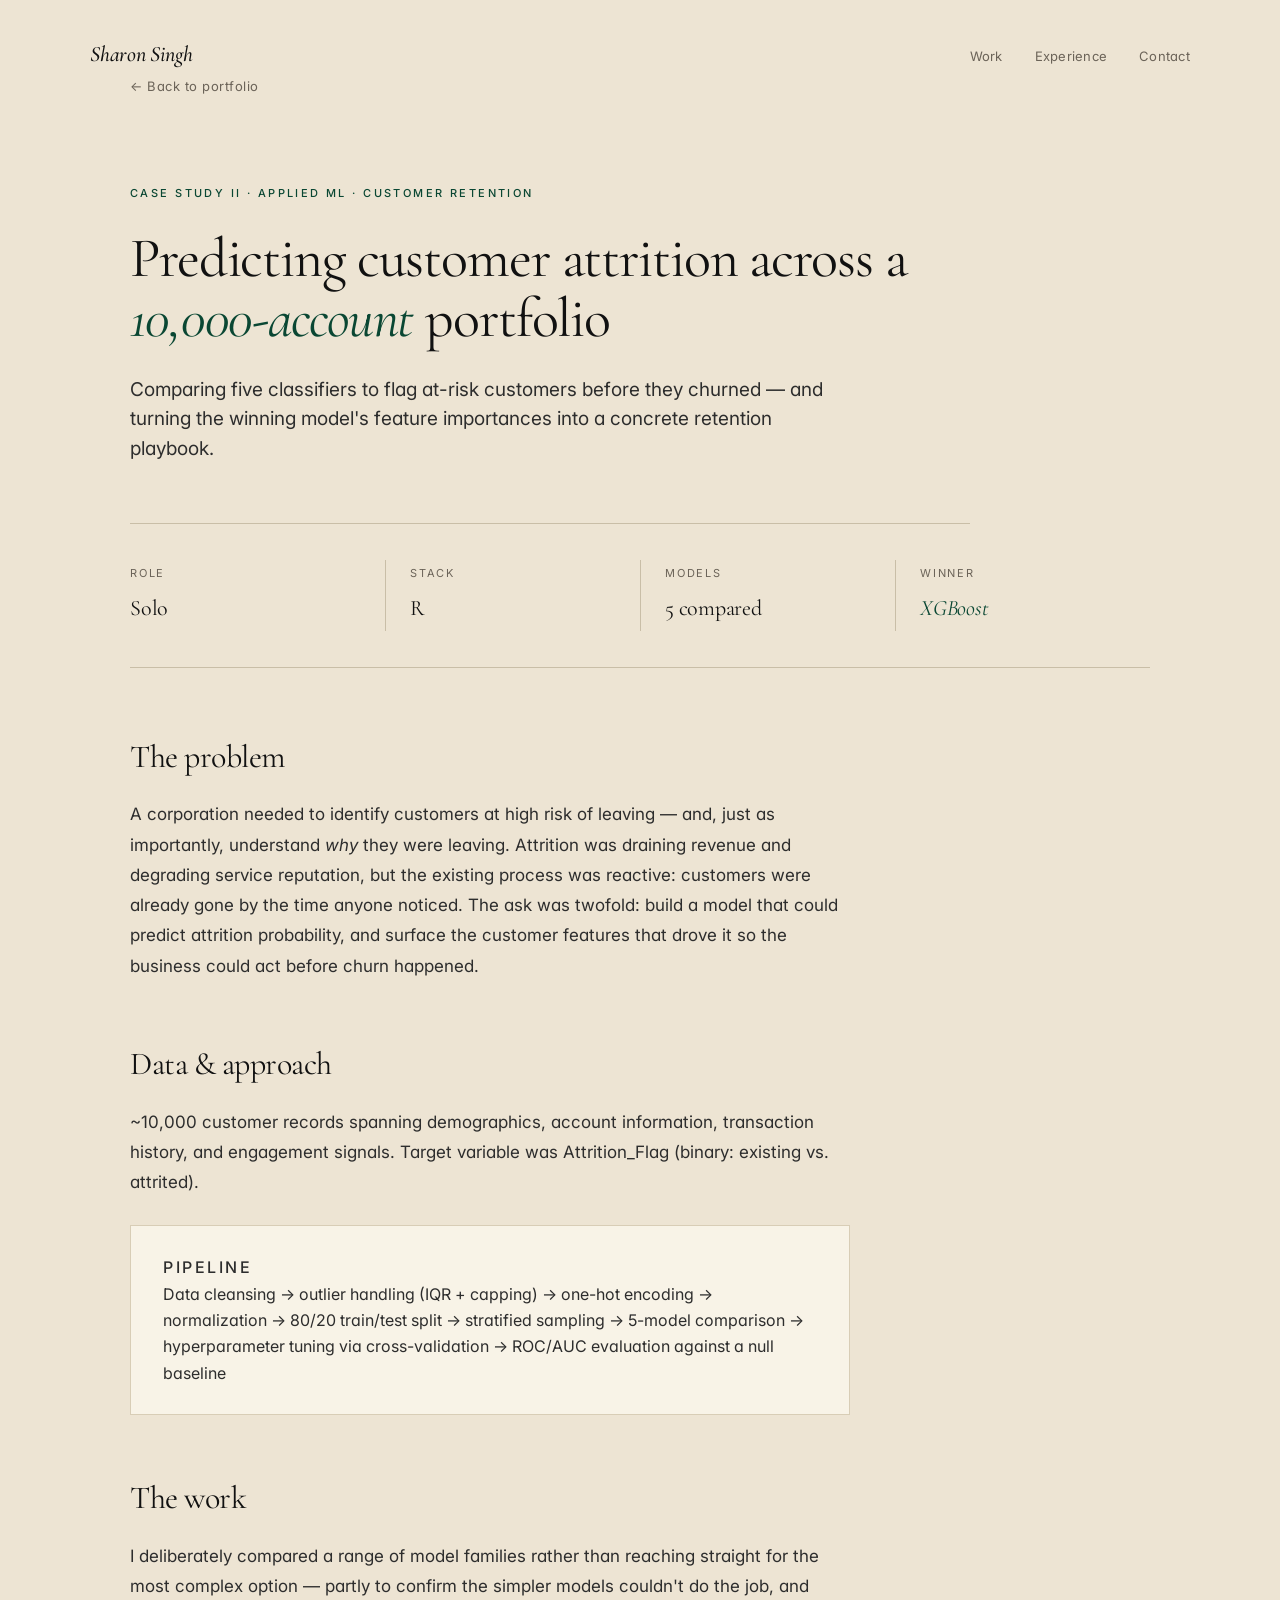
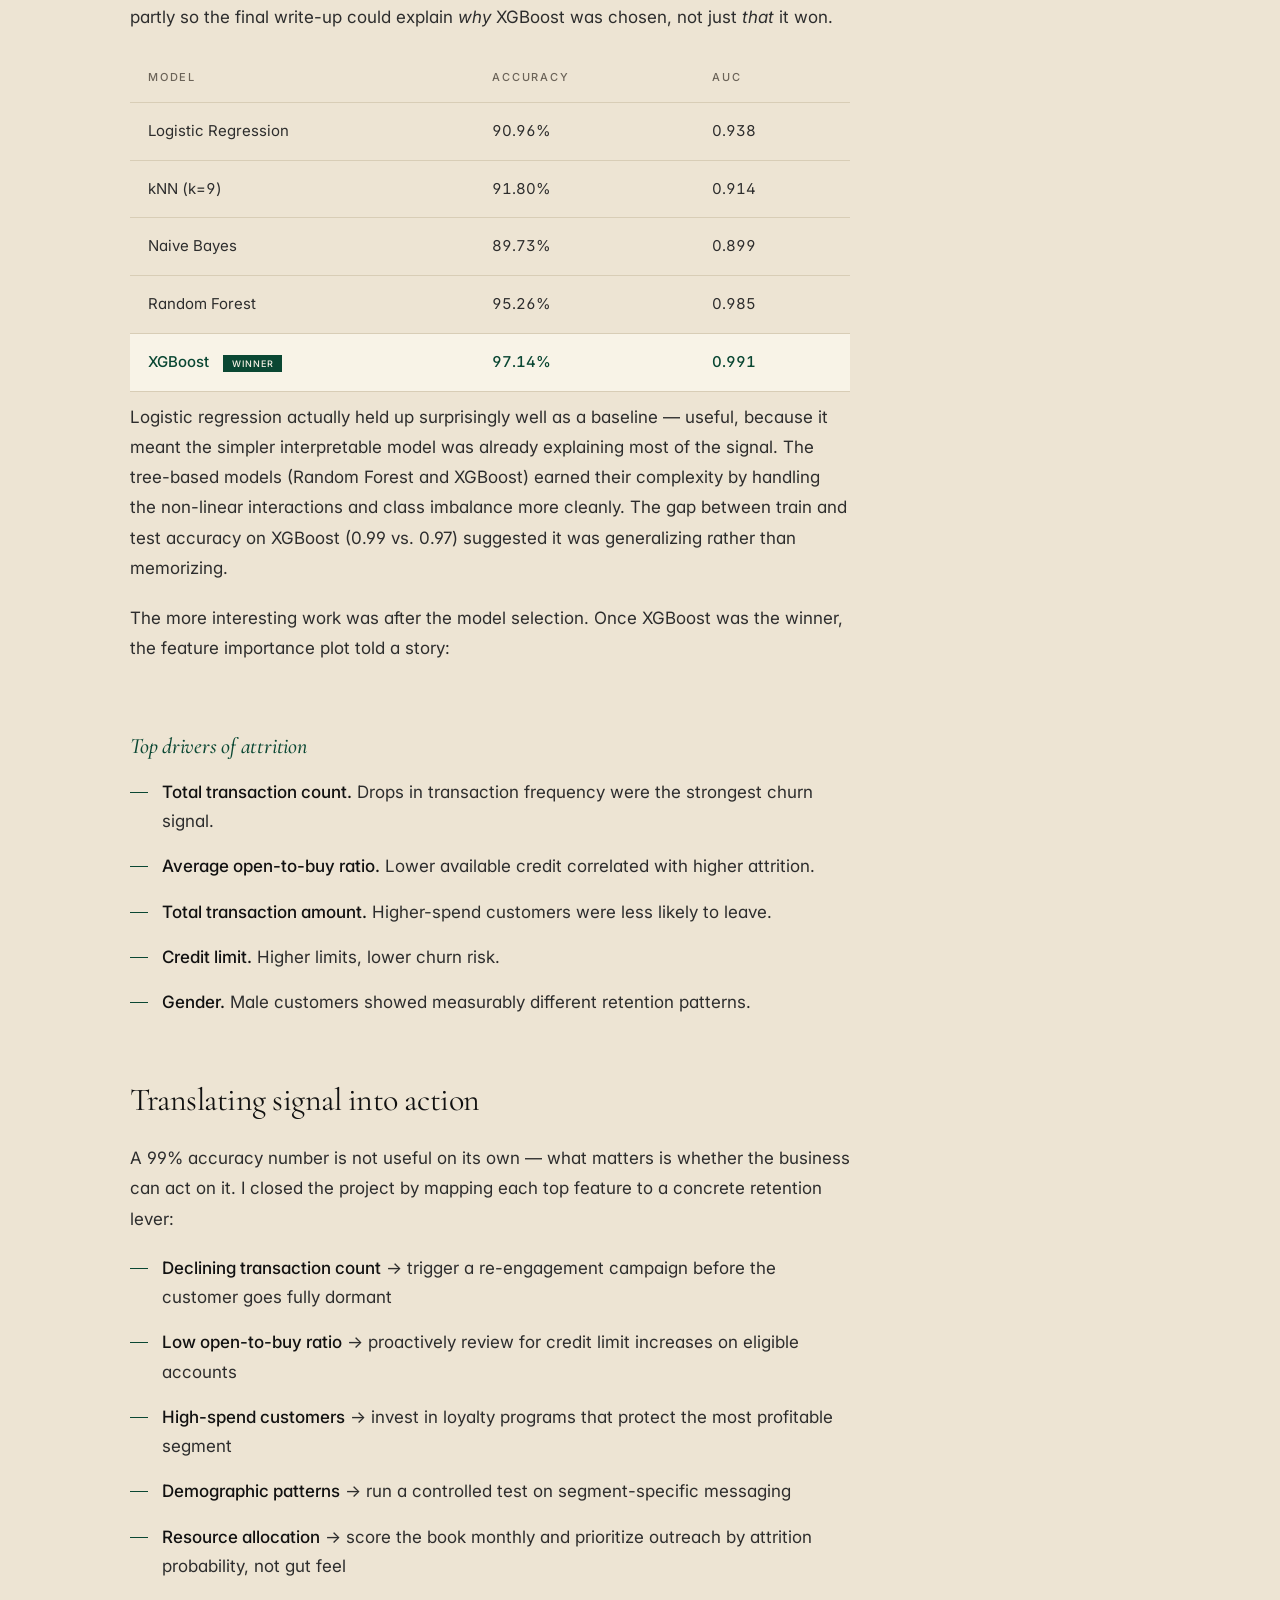
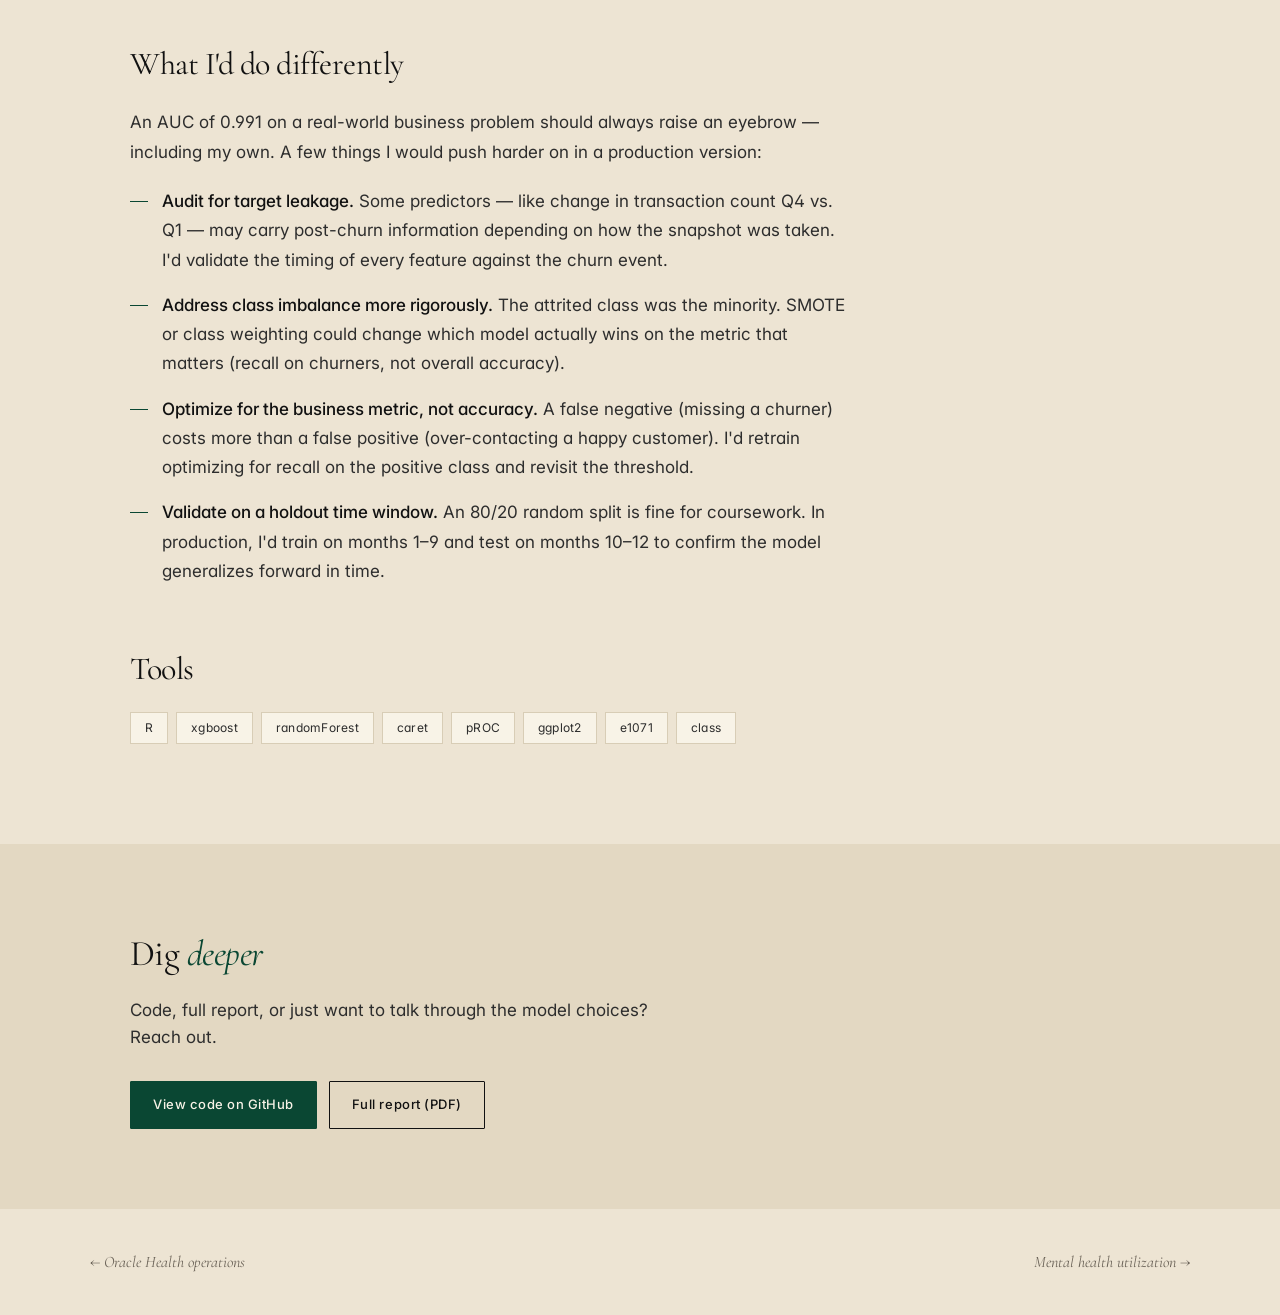
<file: customer-attrition.html>
<!DOCTYPE html>
<html lang="en">
<head>
  <meta charset="UTF-8" />
  <meta name="viewport" content="width=device-width, initial-scale=1.0" />
  <title>Customer Attrition Prediction — Sharon Singh</title>
  <meta name="description" content="Predicting customer attrition across a 10,000-account portfolio using XGBoost." />
  <link rel="preconnect" href="https://fonts.googleapis.com" />
  <link rel="preconnect" href="https://fonts.gstatic.com" crossorigin />
  <link href="https://fonts.googleapis.com/css2?family=Cormorant+Garamond:ital,wght@0,400;0,500;0,600;1,400;1,500&family=Inter:wght@400;500;600&display=swap" rel="stylesheet" />
  <link rel="stylesheet" href="../style.css" />
</head>
<body>

  <header class="shell nav">
    <a href="../index.html" class="nav__brand">Sharon Singh</a>
    <nav class="nav__links">
      <a href="../index.html#work" class="nav__link">Work</a>
      <a href="../index.html#experience" class="nav__link">Experience</a>
      <a href="../index.html#contact" class="nav__link">Contact</a>
    </nav>
  </header>

  <main class="shell">

    <a href="../index.html" class="cs-back">← Back to portfolio</a>

    <section class="cs-hero">
      <p class="cs-hero__eyebrow">Case study ii · Applied ML · Customer retention</p>
      <h1 class="cs-hero__title">Predicting customer attrition across a <em>10,000-account</em> portfolio</h1>
      <p class="cs-hero__sub">Comparing five classifiers to flag at-risk customers before they churned — and turning the winning model's feature importances into a concrete retention playbook.</p>
    </section>

    <div class="cs-meta">
      <div class="cs-meta__item">
        <p class="cs-meta__label">Role</p>
        <p class="cs-meta__value">Solo</p>
      </div>
      <div class="cs-meta__item">
        <p class="cs-meta__label">Stack</p>
        <p class="cs-meta__value">R</p>
      </div>
      <div class="cs-meta__item">
        <p class="cs-meta__label">Models</p>
        <p class="cs-meta__value">5 compared</p>
      </div>
      <div class="cs-meta__item">
        <p class="cs-meta__label">Winner</p>
        <p class="cs-meta__value cs-meta__value--accent">XGBoost</p>
      </div>
    </div>

    <section class="cs-section">
      <h2 class="cs-section__title">The problem</h2>
      <p>A corporation needed to identify customers at high risk of leaving — and, just as importantly, understand <em>why</em> they were leaving. Attrition was draining revenue and degrading service reputation, but the existing process was reactive: customers were already gone by the time anyone noticed. The ask was twofold: build a model that could predict attrition probability, and surface the customer features that drove it so the business could act before churn happened.</p>
    </section>

    <section class="cs-section">
      <h2 class="cs-section__title">Data &amp; approach</h2>
      <p>~10,000 customer records spanning demographics, account information, transaction history, and engagement signals. Target variable was Attrition_Flag (binary: existing vs. attrited).</p>
      <div class="cs-callout">
        <p class="cs-callout__label">Pipeline</p>
        <p>Data cleansing → outlier handling (IQR + capping) → one-hot encoding → normalization → 80/20 train/test split → stratified sampling → 5-model comparison → hyperparameter tuning via cross-validation → ROC/AUC evaluation against a null baseline</p>
      </div>
    </section>

    <section class="cs-section">
      <h2 class="cs-section__title">The work</h2>
      <p>I deliberately compared a range of model families rather than reaching straight for the most complex option — partly to confirm the simpler models couldn't do the job, and partly so the final write-up could explain <em>why</em> XGBoost was chosen, not just <em>that</em> it won.</p>

      <table class="cs-table">
        <thead>
          <tr><th>Model</th><th>Accuracy</th><th>AUC</th></tr>
        </thead>
        <tbody>
          <tr><td>Logistic Regression</td><td>90.96%</td><td>0.938</td></tr>
          <tr><td>kNN (k=9)</td><td>91.80%</td><td>0.914</td></tr>
          <tr><td>Naive Bayes</td><td>89.73%</td><td>0.899</td></tr>
          <tr><td>Random Forest</td><td>95.26%</td><td>0.985</td></tr>
          <tr class="winner"><td>XGBoost <span class="badge">winner</span></td><td>97.14%</td><td>0.991</td></tr>
        </tbody>
      </table>

      <p>Logistic regression actually held up surprisingly well as a baseline — useful, because it meant the simpler interpretable model was already explaining most of the signal. The tree-based models (Random Forest and XGBoost) earned their complexity by handling the non-linear interactions and class imbalance more cleanly. The gap between train and test accuracy on XGBoost (0.99 vs. 0.97) suggested it was generalizing rather than memorizing.</p>

      <p>The more interesting work was after the model selection. Once XGBoost was the winner, the feature importance plot told a story:</p>
    </section>

    <section class="cs-section">
      <h3>Top drivers of attrition</h3>
      <ul>
        <li><strong>Total transaction count.</strong> Drops in transaction frequency were the strongest churn signal.</li>
        <li><strong>Average open-to-buy ratio.</strong> Lower available credit correlated with higher attrition.</li>
        <li><strong>Total transaction amount.</strong> Higher-spend customers were less likely to leave.</li>
        <li><strong>Credit limit.</strong> Higher limits, lower churn risk.</li>
        <li><strong>Gender.</strong> Male customers showed measurably different retention patterns.</li>
      </ul>
    </section>

    <section class="cs-section">
      <h2 class="cs-section__title">Translating signal into action</h2>
      <p>A 99% accuracy number is not useful on its own — what matters is whether the business can act on it. I closed the project by mapping each top feature to a concrete retention lever:</p>
      <ul>
        <li><strong>Declining transaction count</strong> → trigger a re-engagement campaign before the customer goes fully dormant</li>
        <li><strong>Low open-to-buy ratio</strong> → proactively review for credit limit increases on eligible accounts</li>
        <li><strong>High-spend customers</strong> → invest in loyalty programs that protect the most profitable segment</li>
        <li><strong>Demographic patterns</strong> → run a controlled test on segment-specific messaging</li>
        <li><strong>Resource allocation</strong> → score the book monthly and prioritize outreach by attrition probability, not gut feel</li>
      </ul>
    </section>

    <section class="cs-section">
      <h2 class="cs-section__title">What I'd do differently</h2>
      <p>An AUC of 0.991 on a real-world business problem should always raise an eyebrow — including my own. A few things I would push harder on in a production version:</p>
      <ul>
        <li><strong>Audit for target leakage.</strong> Some predictors — like change in transaction count Q4 vs. Q1 — may carry post-churn information depending on how the snapshot was taken. I'd validate the timing of every feature against the churn event.</li>
        <li><strong>Address class imbalance more rigorously.</strong> The attrited class was the minority. SMOTE or class weighting could change which model actually wins on the metric that matters (recall on churners, not overall accuracy).</li>
        <li><strong>Optimize for the business metric, not accuracy.</strong> A false negative (missing a churner) costs more than a false positive (over-contacting a happy customer). I'd retrain optimizing for recall on the positive class and revisit the threshold.</li>
        <li><strong>Validate on a holdout time window.</strong> An 80/20 random split is fine for coursework. In production, I'd train on months 1–9 and test on months 10–12 to confirm the model generalizes forward in time.</li>
      </ul>
    </section>

    <section class="cs-section">
      <h2 class="cs-section__title">Tools</h2>
      <div class="cs-tags">
        <span>R</span>
        <span>xgboost</span>
        <span>randomForest</span>
        <span>caret</span>
        <span>pROC</span>
        <span>ggplot2</span>
        <span>e1071</span>
        <span>class</span>
      </div>
    </section>

  </main>

  <section class="cs-footer">
    <div class="shell">
      <h2 class="cs-footer__title">Dig <em>deeper</em></h2>
      <p class="cs-footer__sub">Code, full report, or just want to talk through the model choices? Reach out.</p>
      <div class="cs-footer__actions">
        <a href="#" class="btn btn--primary">View code on GitHub</a>
        <a href="#" class="btn">Full report (PDF)</a>
      </div>
    </div>
  </section>

  <div class="shell cs-nav">
    <a href="oracle-health.html">← Oracle Health operations</a>
    <a href="mental-health.html">Mental health utilization →</a>
  </div>

</body>
</html>
</file>
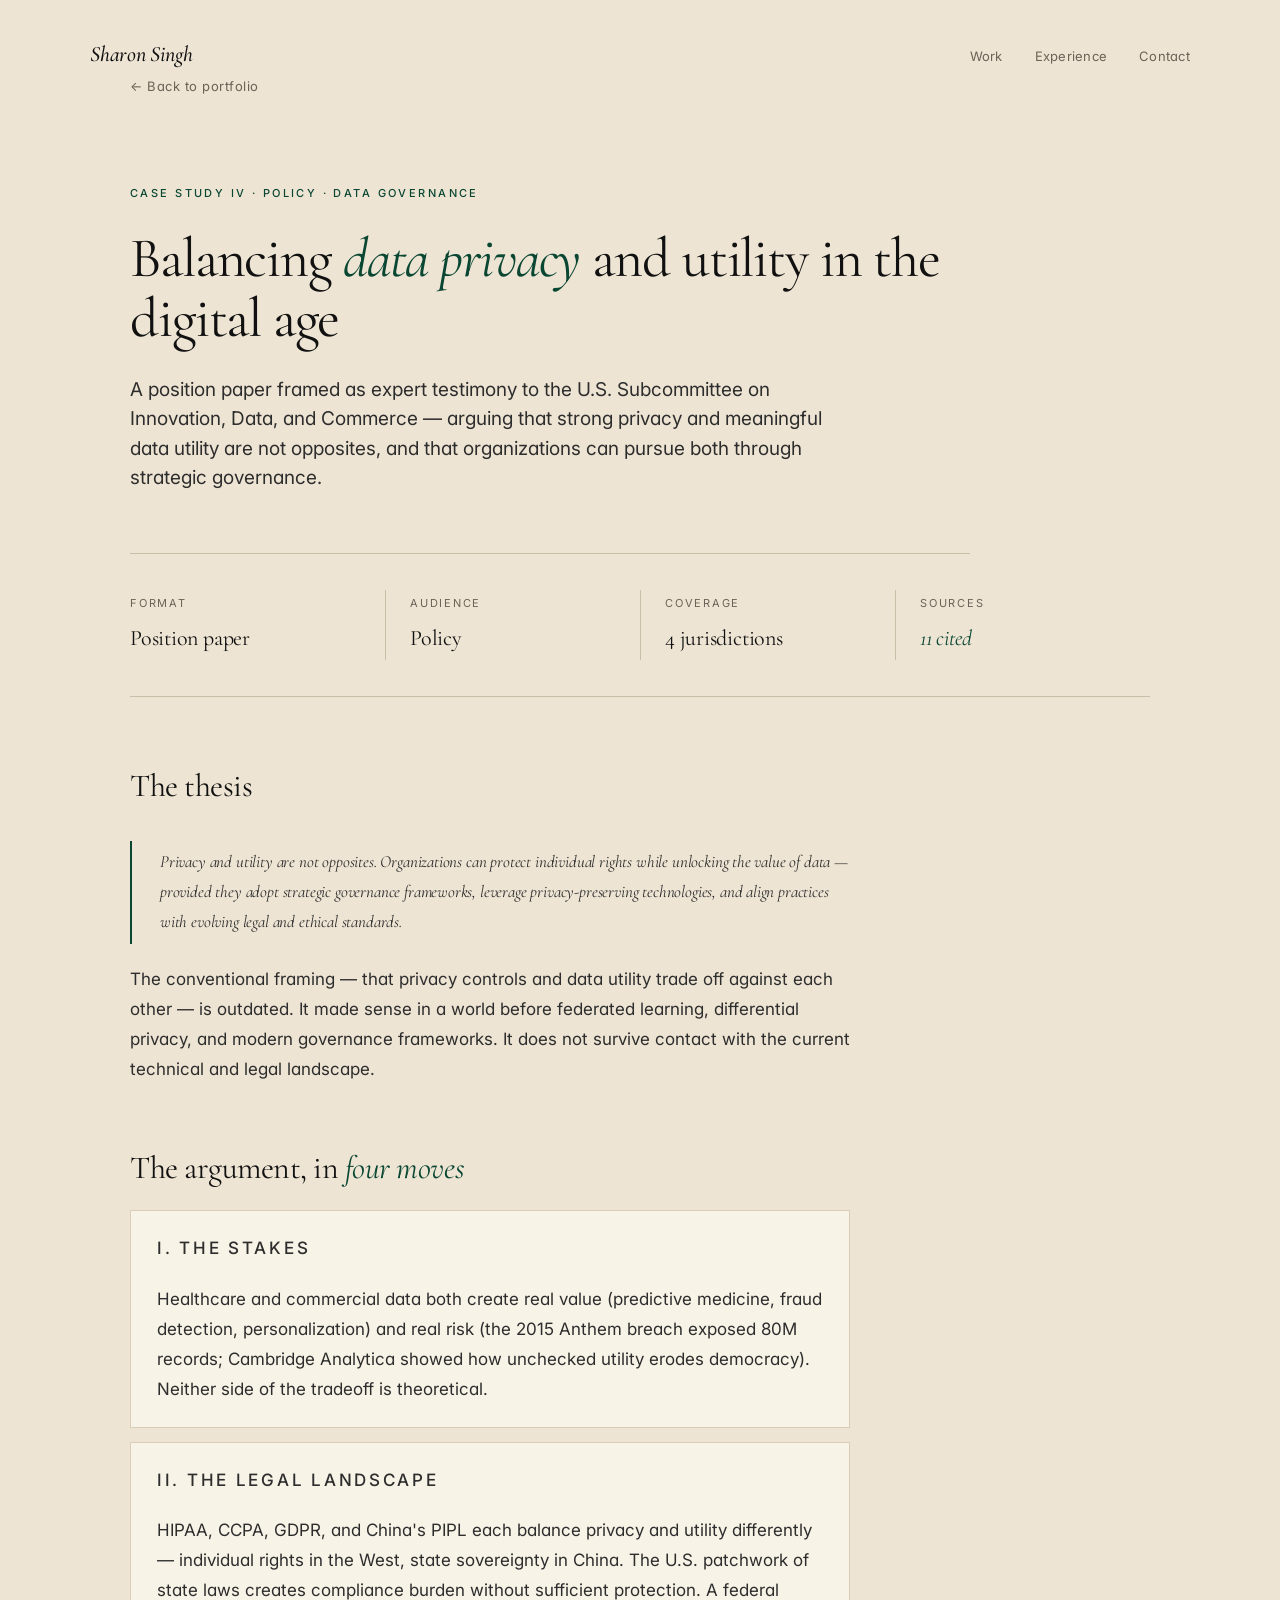
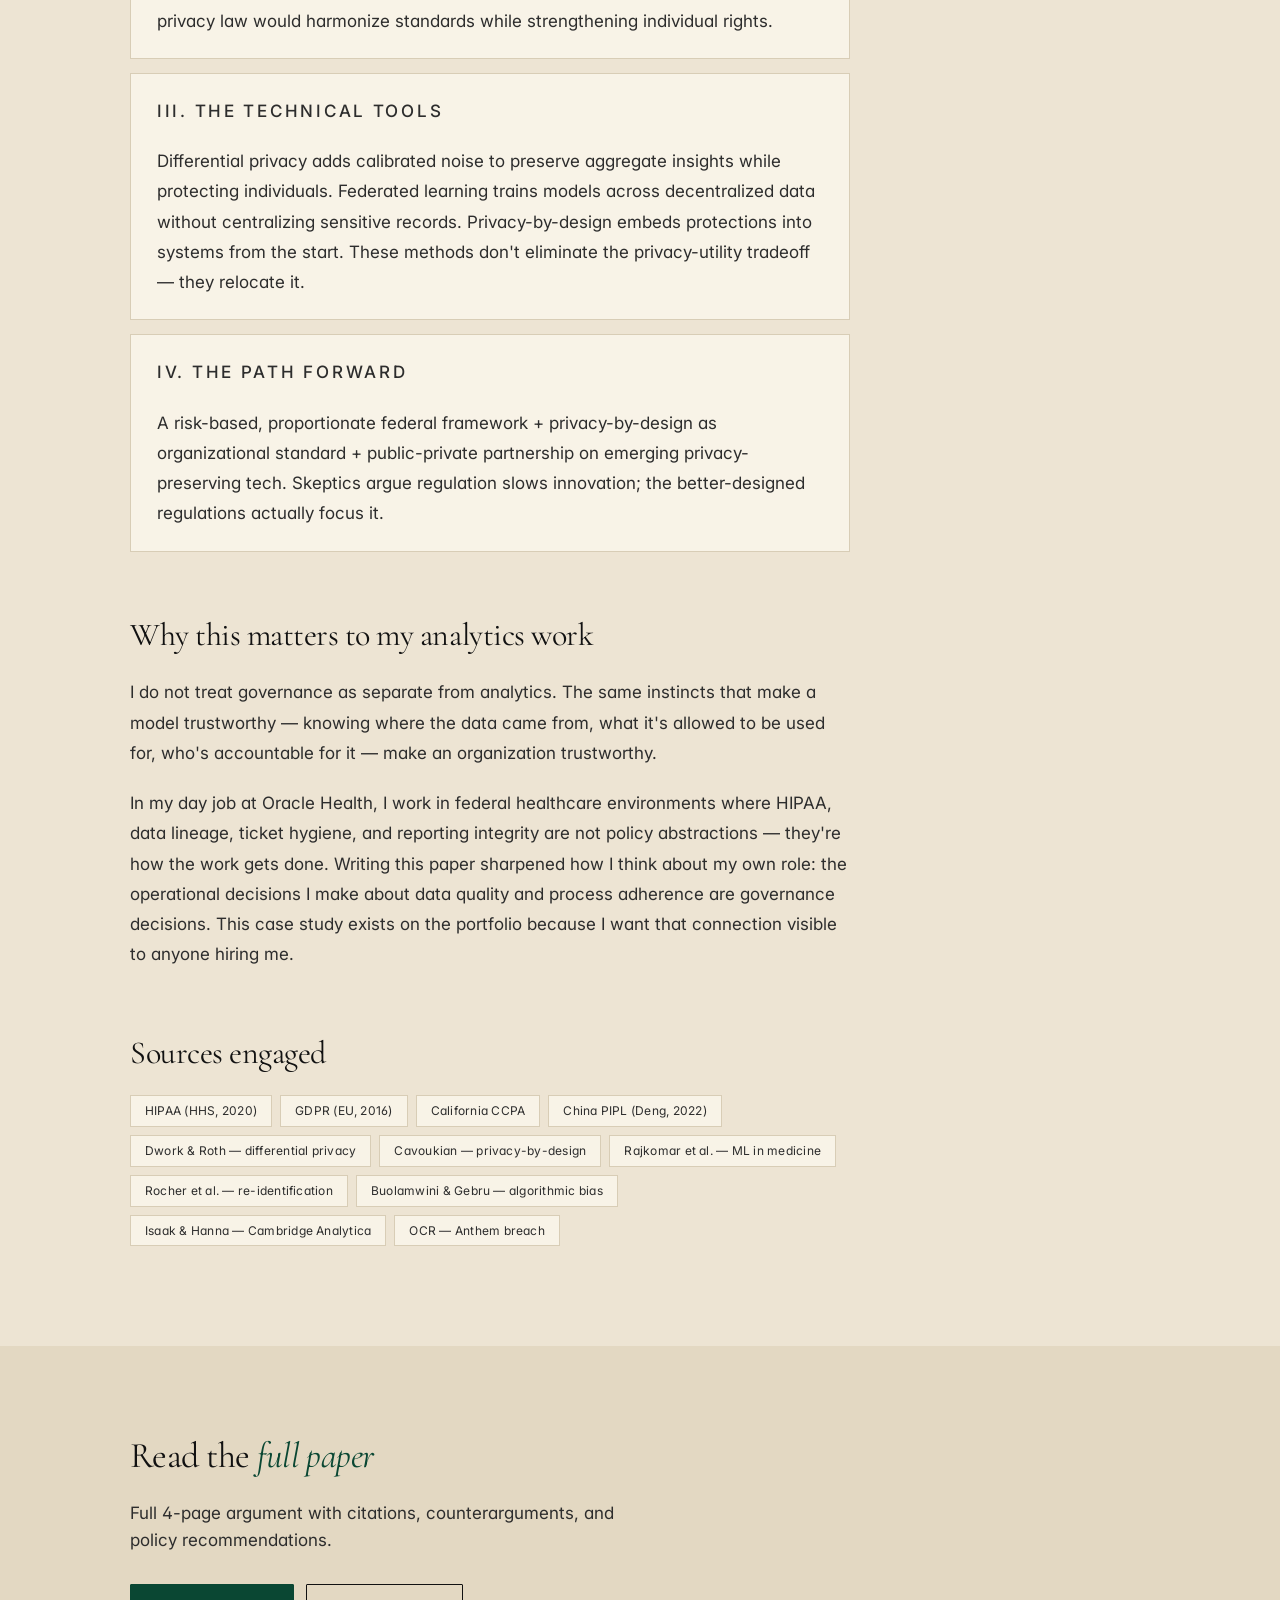
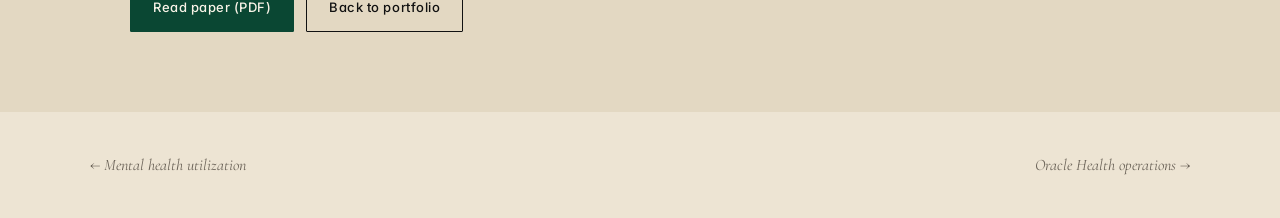
<file: data-governance.html>
<!DOCTYPE html>
<html lang="en">
<head>
  <meta charset="UTF-8" />
  <meta name="viewport" content="width=device-width, initial-scale=1.0" />
  <title>Data Privacy &amp; Governance — Sharon Singh</title>
  <meta name="description" content="A position paper on balancing data privacy and utility in the digital age." />
  <link rel="preconnect" href="https://fonts.googleapis.com" />
  <link rel="preconnect" href="https://fonts.gstatic.com" crossorigin />
  <link href="https://fonts.googleapis.com/css2?family=Cormorant+Garamond:ital,wght@0,400;0,500;0,600;1,400;1,500&family=Inter:wght@400;500;600&display=swap" rel="stylesheet" />
  <link rel="stylesheet" href="../style.css" />
</head>
<body>

  <header class="shell nav">
    <a href="../index.html" class="nav__brand">Sharon Singh</a>
    <nav class="nav__links">
      <a href="../index.html#work" class="nav__link">Work</a>
      <a href="../index.html#experience" class="nav__link">Experience</a>
      <a href="../index.html#contact" class="nav__link">Contact</a>
    </nav>
  </header>

  <main class="shell">

    <a href="../index.html" class="cs-back">← Back to portfolio</a>

    <section class="cs-hero">
      <p class="cs-hero__eyebrow">Case study iv · Policy · Data governance</p>
      <h1 class="cs-hero__title">Balancing <em>data privacy</em> and utility in the digital age</h1>
      <p class="cs-hero__sub">A position paper framed as expert testimony to the U.S. Subcommittee on Innovation, Data, and Commerce — arguing that strong privacy and meaningful data utility are not opposites, and that organizations can pursue both through strategic governance.</p>
    </section>

    <div class="cs-meta">
      <div class="cs-meta__item">
        <p class="cs-meta__label">Format</p>
        <p class="cs-meta__value">Position paper</p>
      </div>
      <div class="cs-meta__item">
        <p class="cs-meta__label">Audience</p>
        <p class="cs-meta__value">Policy</p>
      </div>
      <div class="cs-meta__item">
        <p class="cs-meta__label">Coverage</p>
        <p class="cs-meta__value">4 jurisdictions</p>
      </div>
      <div class="cs-meta__item">
        <p class="cs-meta__label">Sources</p>
        <p class="cs-meta__value cs-meta__value--accent">11 cited</p>
      </div>
    </div>

    <section class="cs-section">
      <h2 class="cs-section__title">The thesis</h2>
      <p class="cs-pull">Privacy and utility are not opposites. Organizations can protect individual rights while unlocking the value of data — provided they adopt strategic governance frameworks, leverage privacy-preserving technologies, and align practices with evolving legal and ethical standards.</p>
      <p>The conventional framing — that privacy controls and data utility trade off against each other — is outdated. It made sense in a world before federated learning, differential privacy, and modern governance frameworks. It does not survive contact with the current technical and legal landscape.</p>
    </section>

    <section class="cs-section">
      <h2 class="cs-section__title">The argument, in <em>four moves</em></h2>

      <div class="cs-cards">
        <div class="cs-card">
          <p class="cs-card__label">i. The stakes</p>
          <p class="cs-card__body">Healthcare and commercial data both create real value (predictive medicine, fraud detection, personalization) and real risk (the 2015 Anthem breach exposed 80M records; Cambridge Analytica showed how unchecked utility erodes democracy). Neither side of the tradeoff is theoretical.</p>
        </div>
        <div class="cs-card">
          <p class="cs-card__label">ii. The legal landscape</p>
          <p class="cs-card__body">HIPAA, CCPA, GDPR, and China's PIPL each balance privacy and utility differently — individual rights in the West, state sovereignty in China. The U.S. patchwork of state laws creates compliance burden without sufficient protection. A federal privacy law would harmonize standards while strengthening individual rights.</p>
        </div>
        <div class="cs-card">
          <p class="cs-card__label">iii. The technical tools</p>
          <p class="cs-card__body">Differential privacy adds calibrated noise to preserve aggregate insights while protecting individuals. Federated learning trains models across decentralized data without centralizing sensitive records. Privacy-by-design embeds protections into systems from the start. These methods don't eliminate the privacy-utility tradeoff — they relocate it.</p>
        </div>
        <div class="cs-card">
          <p class="cs-card__label">iv. The path forward</p>
          <p class="cs-card__body">A risk-based, proportionate federal framework + privacy-by-design as organizational standard + public-private partnership on emerging privacy-preserving tech. Skeptics argue regulation slows innovation; the better-designed regulations actually focus it.</p>
        </div>
      </div>
    </section>

    <section class="cs-section">
      <h2 class="cs-section__title">Why this matters to my analytics work</h2>
      <p>I do not treat governance as separate from analytics. The same instincts that make a model trustworthy — knowing where the data came from, what it's allowed to be used for, who's accountable for it — make an organization trustworthy.</p>
      <p>In my day job at Oracle Health, I work in federal healthcare environments where HIPAA, data lineage, ticket hygiene, and reporting integrity are not policy abstractions — they're how the work gets done. Writing this paper sharpened how I think about my own role: the operational decisions I make about data quality and process adherence are governance decisions. This case study exists on the portfolio because I want that connection visible to anyone hiring me.</p>
    </section>

    <section class="cs-section">
      <h2 class="cs-section__title">Sources engaged</h2>
      <div class="cs-tags">
        <span>HIPAA (HHS, 2020)</span>
        <span>GDPR (EU, 2016)</span>
        <span>California CCPA</span>
        <span>China PIPL (Deng, 2022)</span>
        <span>Dwork &amp; Roth — differential privacy</span>
        <span>Cavoukian — privacy-by-design</span>
        <span>Rajkomar et al. — ML in medicine</span>
        <span>Rocher et al. — re-identification</span>
        <span>Buolamwini &amp; Gebru — algorithmic bias</span>
        <span>Isaak &amp; Hanna — Cambridge Analytica</span>
        <span>OCR — Anthem breach</span>
      </div>
    </section>

  </main>

  <section class="cs-footer">
    <div class="shell">
      <h2 class="cs-footer__title">Read the <em>full paper</em></h2>
      <p class="cs-footer__sub">Full 4-page argument with citations, counterarguments, and policy recommendations.</p>
      <div class="cs-footer__actions">
        <a href="#" class="btn btn--primary">Read paper (PDF)</a>
        <a href="../index.html" class="btn">Back to portfolio</a>
      </div>
    </div>
  </section>

  <div class="shell cs-nav">
    <a href="mental-health.html">← Mental health utilization</a>
    <a href="oracle-health.html">Oracle Health operations →</a>
  </div>

</body>
</html>
</file>
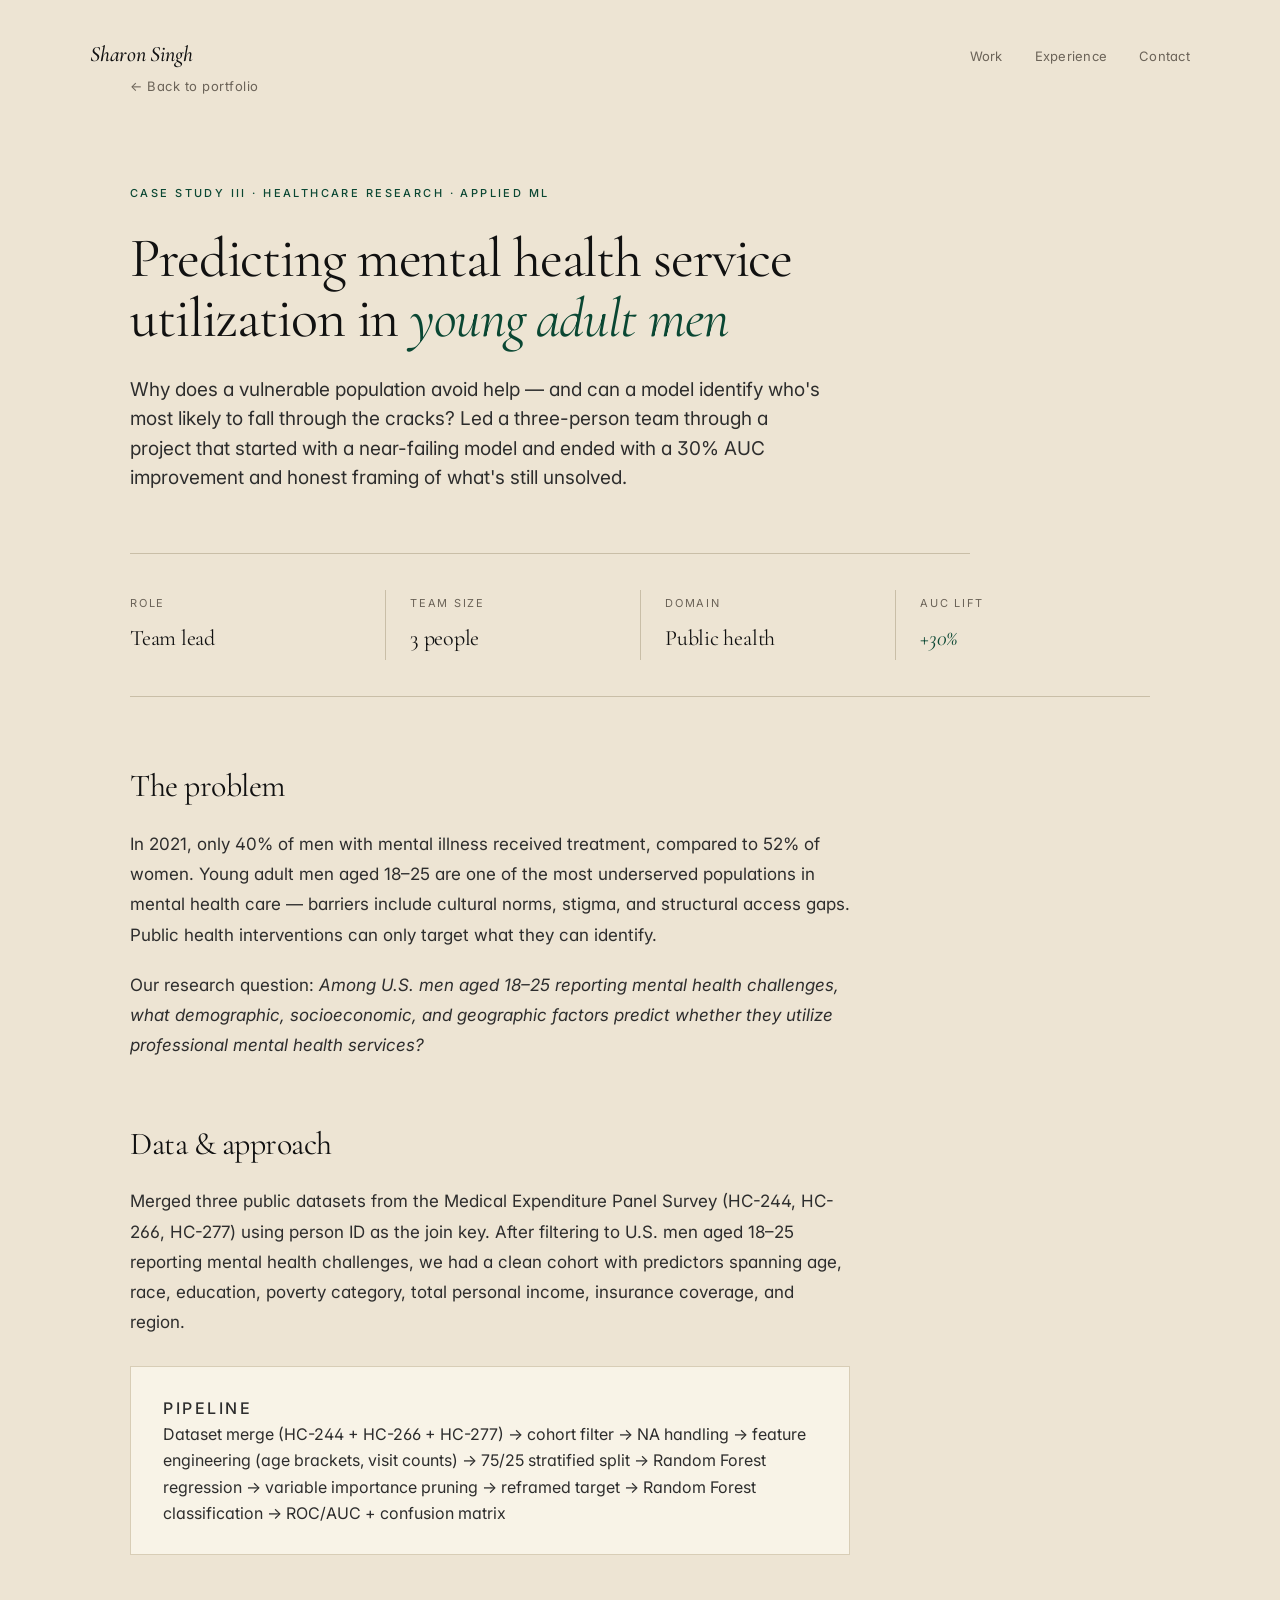
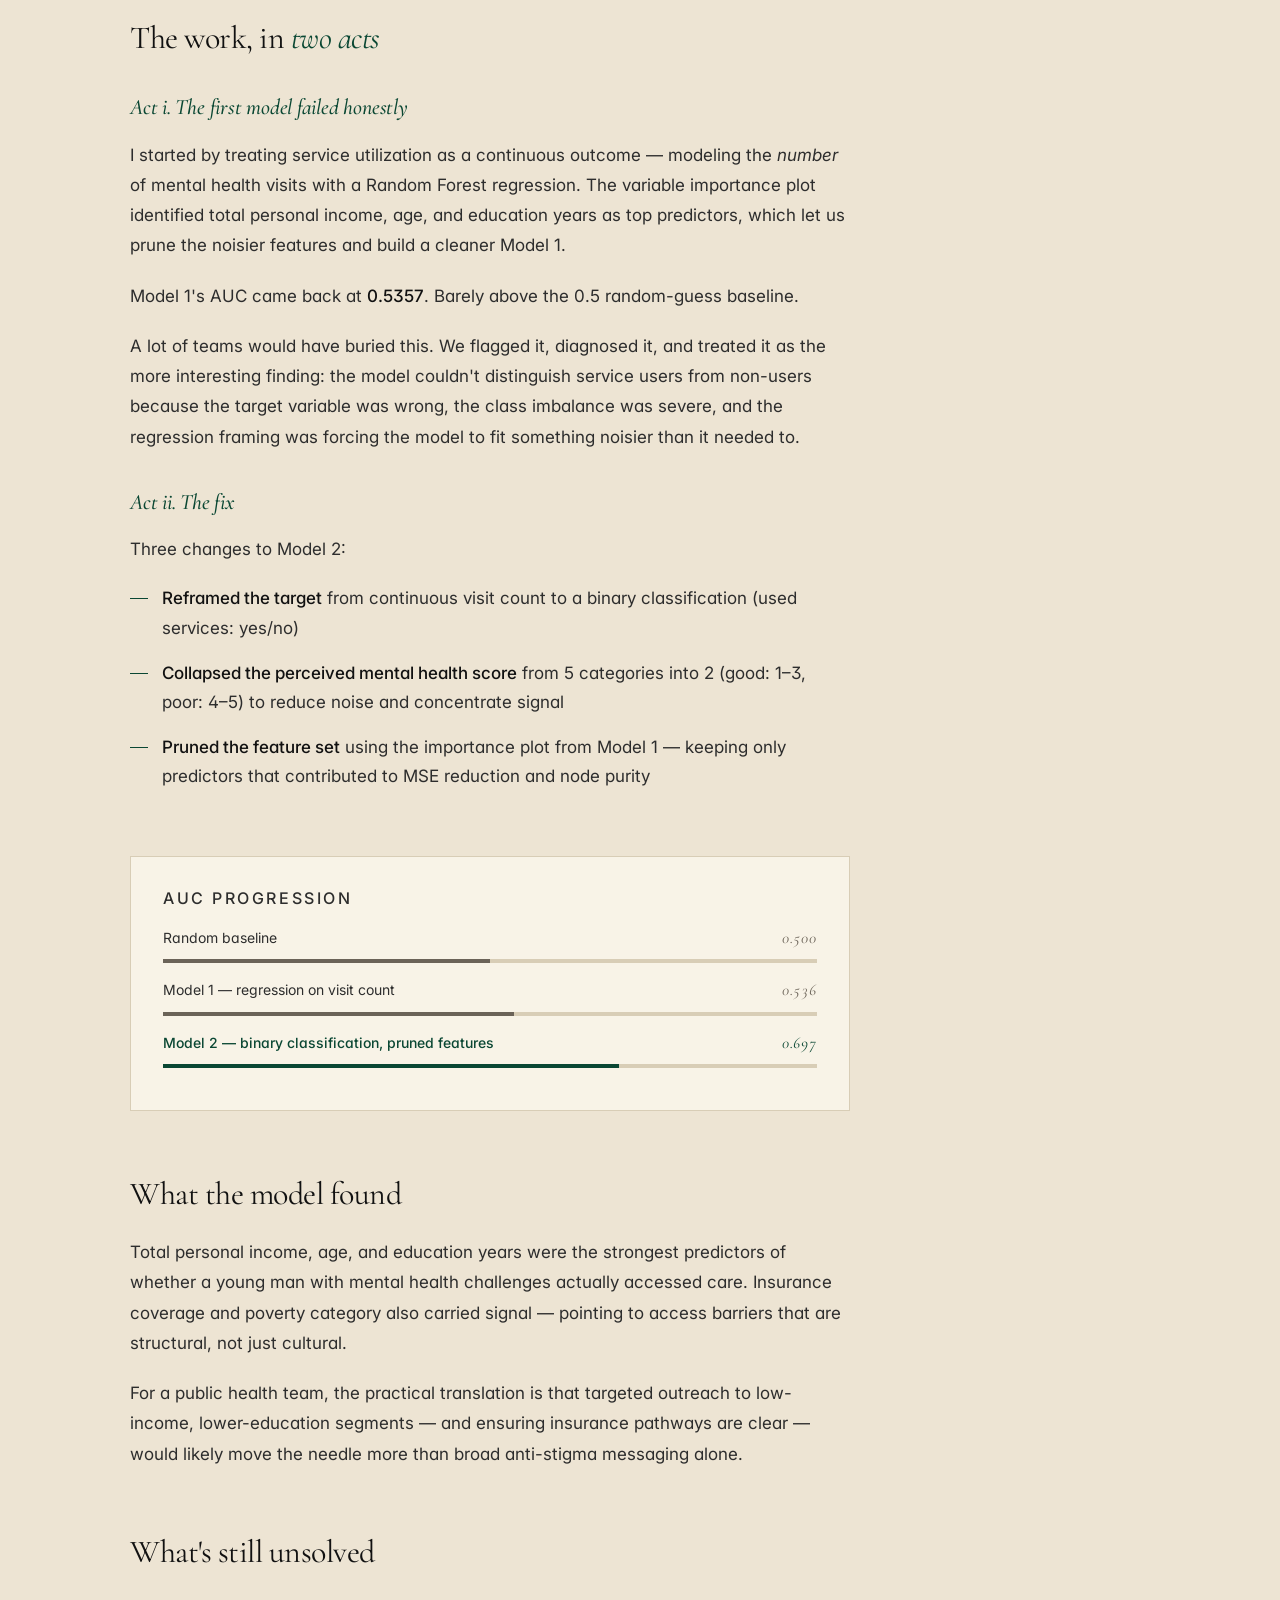
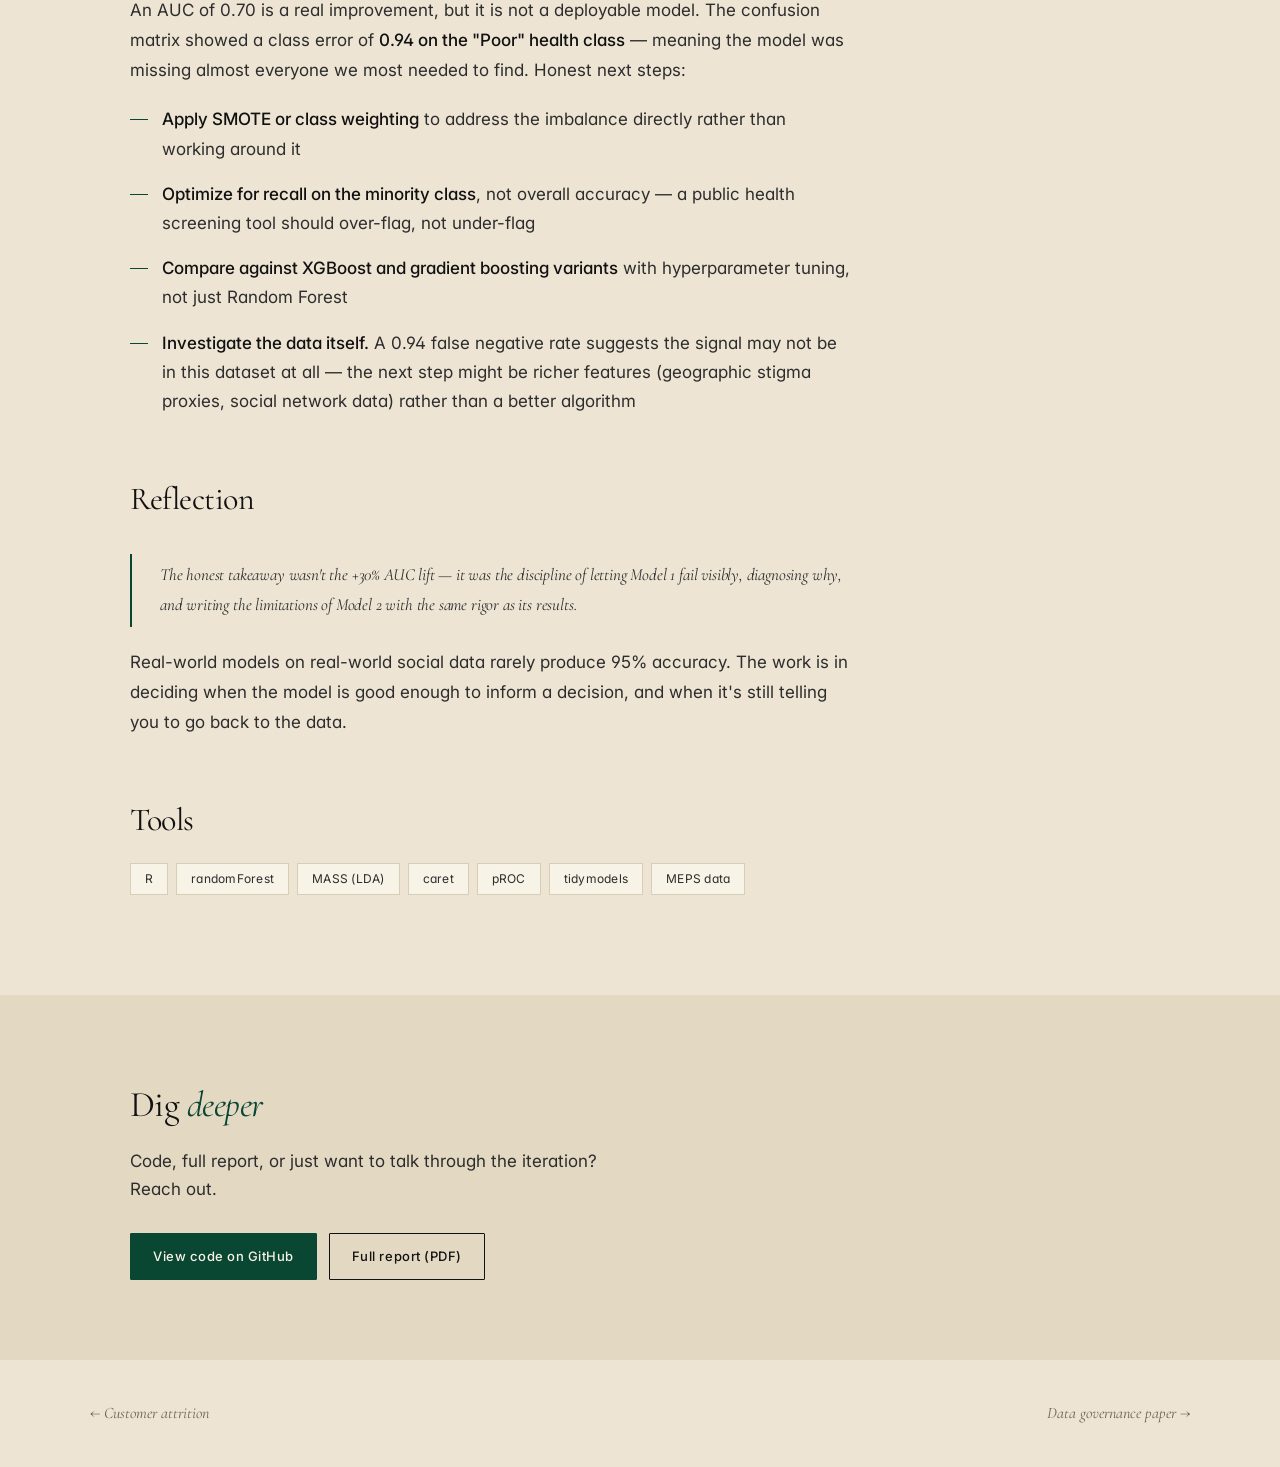
<file: mental-health.html>
<!DOCTYPE html>
<html lang="en">
<head>
  <meta charset="UTF-8" />
  <meta name="viewport" content="width=device-width, initial-scale=1.0" />
  <title>Mental Health Service Utilization — Sharon Singh</title>
  <meta name="description" content="Predicting mental health service utilization in young adult men using Random Forest." />
  <link rel="preconnect" href="https://fonts.googleapis.com" />
  <link rel="preconnect" href="https://fonts.gstatic.com" crossorigin />
  <link href="https://fonts.googleapis.com/css2?family=Cormorant+Garamond:ital,wght@0,400;0,500;0,600;1,400;1,500&family=Inter:wght@400;500;600&display=swap" rel="stylesheet" />
  <link rel="stylesheet" href="../style.css" />
</head>
<body>

  <header class="shell nav">
    <a href="../index.html" class="nav__brand">Sharon Singh</a>
    <nav class="nav__links">
      <a href="../index.html#work" class="nav__link">Work</a>
      <a href="../index.html#experience" class="nav__link">Experience</a>
      <a href="../index.html#contact" class="nav__link">Contact</a>
    </nav>
  </header>

  <main class="shell">

    <a href="../index.html" class="cs-back">← Back to portfolio</a>

    <section class="cs-hero">
      <p class="cs-hero__eyebrow">Case study iii · Healthcare research · Applied ML</p>
      <h1 class="cs-hero__title">Predicting mental health service utilization in <em>young adult men</em></h1>
      <p class="cs-hero__sub">Why does a vulnerable population avoid help — and can a model identify who's most likely to fall through the cracks? Led a three-person team through a project that started with a near-failing model and ended with a 30% AUC improvement and honest framing of what's still unsolved.</p>
    </section>

    <div class="cs-meta">
      <div class="cs-meta__item">
        <p class="cs-meta__label">Role</p>
        <p class="cs-meta__value">Team lead</p>
      </div>
      <div class="cs-meta__item">
        <p class="cs-meta__label">Team size</p>
        <p class="cs-meta__value">3 people</p>
      </div>
      <div class="cs-meta__item">
        <p class="cs-meta__label">Domain</p>
        <p class="cs-meta__value">Public health</p>
      </div>
      <div class="cs-meta__item">
        <p class="cs-meta__label">AUC lift</p>
        <p class="cs-meta__value cs-meta__value--accent">+30%</p>
      </div>
    </div>

    <section class="cs-section">
      <h2 class="cs-section__title">The problem</h2>
      <p>In 2021, only 40% of men with mental illness received treatment, compared to 52% of women. Young adult men aged 18–25 are one of the most underserved populations in mental health care — barriers include cultural norms, stigma, and structural access gaps. Public health interventions can only target what they can identify.</p>
      <p>Our research question: <em>Among U.S. men aged 18–25 reporting mental health challenges, what demographic, socioeconomic, and geographic factors predict whether they utilize professional mental health services?</em></p>
    </section>

    <section class="cs-section">
      <h2 class="cs-section__title">Data &amp; approach</h2>
      <p>Merged three public datasets from the Medical Expenditure Panel Survey (HC-244, HC-266, HC-277) using person ID as the join key. After filtering to U.S. men aged 18–25 reporting mental health challenges, we had a clean cohort with predictors spanning age, race, education, poverty category, total personal income, insurance coverage, and region.</p>
      <div class="cs-callout">
        <p class="cs-callout__label">Pipeline</p>
        <p>Dataset merge (HC-244 + HC-266 + HC-277) → cohort filter → NA handling → feature engineering (age brackets, visit counts) → 75/25 stratified split → Random Forest regression → variable importance pruning → reframed target → Random Forest classification → ROC/AUC + confusion matrix</p>
      </div>
    </section>

    <section class="cs-section">
      <h2 class="cs-section__title">The work, in <em>two acts</em></h2>

      <h3>Act i. The first model failed honestly</h3>
      <p>I started by treating service utilization as a continuous outcome — modeling the <em>number</em> of mental health visits with a Random Forest regression. The variable importance plot identified total personal income, age, and education years as top predictors, which let us prune the noisier features and build a cleaner Model 1.</p>
      <p>Model 1's AUC came back at <strong>0.5357</strong>. Barely above the 0.5 random-guess baseline.</p>
      <p>A lot of teams would have buried this. We flagged it, diagnosed it, and treated it as the more interesting finding: the model couldn't distinguish service users from non-users because the target variable was wrong, the class imbalance was severe, and the regression framing was forcing the model to fit something noisier than it needed to.</p>

      <h3>Act ii. The fix</h3>
      <p>Three changes to Model 2:</p>
      <ul>
        <li><strong>Reframed the target</strong> from continuous visit count to a binary classification (used services: yes/no)</li>
        <li><strong>Collapsed the perceived mental health score</strong> from 5 categories into 2 (good: 1–3, poor: 4–5) to reduce noise and concentrate signal</li>
        <li><strong>Pruned the feature set</strong> using the importance plot from Model 1 — keeping only predictors that contributed to MSE reduction and node purity</li>
      </ul>
    </section>

    <section class="cs-section">
      <div class="cs-callout">
        <p class="cs-callout__label">AUC progression</p>
        <div class="cs-bar">
          <div class="cs-bar__header">
            <span class="cs-bar__label">Random baseline</span>
            <span class="cs-bar__value">0.500</span>
          </div>
          <div class="cs-bar__track"><div class="cs-bar__fill" style="width: 50%"></div></div>
        </div>
        <div class="cs-bar">
          <div class="cs-bar__header">
            <span class="cs-bar__label">Model 1 — regression on visit count</span>
            <span class="cs-bar__value">0.536</span>
          </div>
          <div class="cs-bar__track"><div class="cs-bar__fill" style="width: 53.6%"></div></div>
        </div>
        <div class="cs-bar cs-bar--accent">
          <div class="cs-bar__header">
            <span class="cs-bar__label">Model 2 — binary classification, pruned features</span>
            <span class="cs-bar__value">0.697</span>
          </div>
          <div class="cs-bar__track"><div class="cs-bar__fill" style="width: 69.7%"></div></div>
        </div>
      </div>
    </section>

    <section class="cs-section">
      <h2 class="cs-section__title">What the model found</h2>
      <p>Total personal income, age, and education years were the strongest predictors of whether a young man with mental health challenges actually accessed care. Insurance coverage and poverty category also carried signal — pointing to access barriers that are structural, not just cultural.</p>
      <p>For a public health team, the practical translation is that targeted outreach to low-income, lower-education segments — and ensuring insurance pathways are clear — would likely move the needle more than broad anti-stigma messaging alone.</p>
    </section>

    <section class="cs-section">
      <h2 class="cs-section__title">What's still unsolved</h2>
      <p>An AUC of 0.70 is a real improvement, but it is not a deployable model. The confusion matrix showed a class error of <strong>0.94 on the "Poor" health class</strong> — meaning the model was missing almost everyone we most needed to find. Honest next steps:</p>
      <ul>
        <li><strong>Apply SMOTE or class weighting</strong> to address the imbalance directly rather than working around it</li>
        <li><strong>Optimize for recall on the minority class</strong>, not overall accuracy — a public health screening tool should over-flag, not under-flag</li>
        <li><strong>Compare against XGBoost and gradient boosting variants</strong> with hyperparameter tuning, not just Random Forest</li>
        <li><strong>Investigate the data itself.</strong> A 0.94 false negative rate suggests the signal may not be in this dataset at all — the next step might be richer features (geographic stigma proxies, social network data) rather than a better algorithm</li>
      </ul>
    </section>

    <section class="cs-section">
      <h2 class="cs-section__title">Reflection</h2>
      <p class="cs-pull">The honest takeaway wasn't the +30% AUC lift — it was the discipline of letting Model 1 fail visibly, diagnosing why, and writing the limitations of Model 2 with the same rigor as its results.</p>
      <p>Real-world models on real-world social data rarely produce 95% accuracy. The work is in deciding when the model is good enough to inform a decision, and when it's still telling you to go back to the data.</p>
    </section>

    <section class="cs-section">
      <h2 class="cs-section__title">Tools</h2>
      <div class="cs-tags">
        <span>R</span>
        <span>randomForest</span>
        <span>MASS (LDA)</span>
        <span>caret</span>
        <span>pROC</span>
        <span>tidymodels</span>
        <span>MEPS data</span>
      </div>
    </section>

  </main>

  <section class="cs-footer">
    <div class="shell">
      <h2 class="cs-footer__title">Dig <em>deeper</em></h2>
      <p class="cs-footer__sub">Code, full report, or just want to talk through the iteration? Reach out.</p>
      <div class="cs-footer__actions">
        <a href="#" class="btn btn--primary">View code on GitHub</a>
        <a href="#" class="btn">Full report (PDF)</a>
      </div>
    </div>
  </section>

  <div class="shell cs-nav">
    <a href="customer-attrition.html">← Customer attrition</a>
    <a href="data-governance.html">Data governance paper →</a>
  </div>

</body>
</html>
</file>
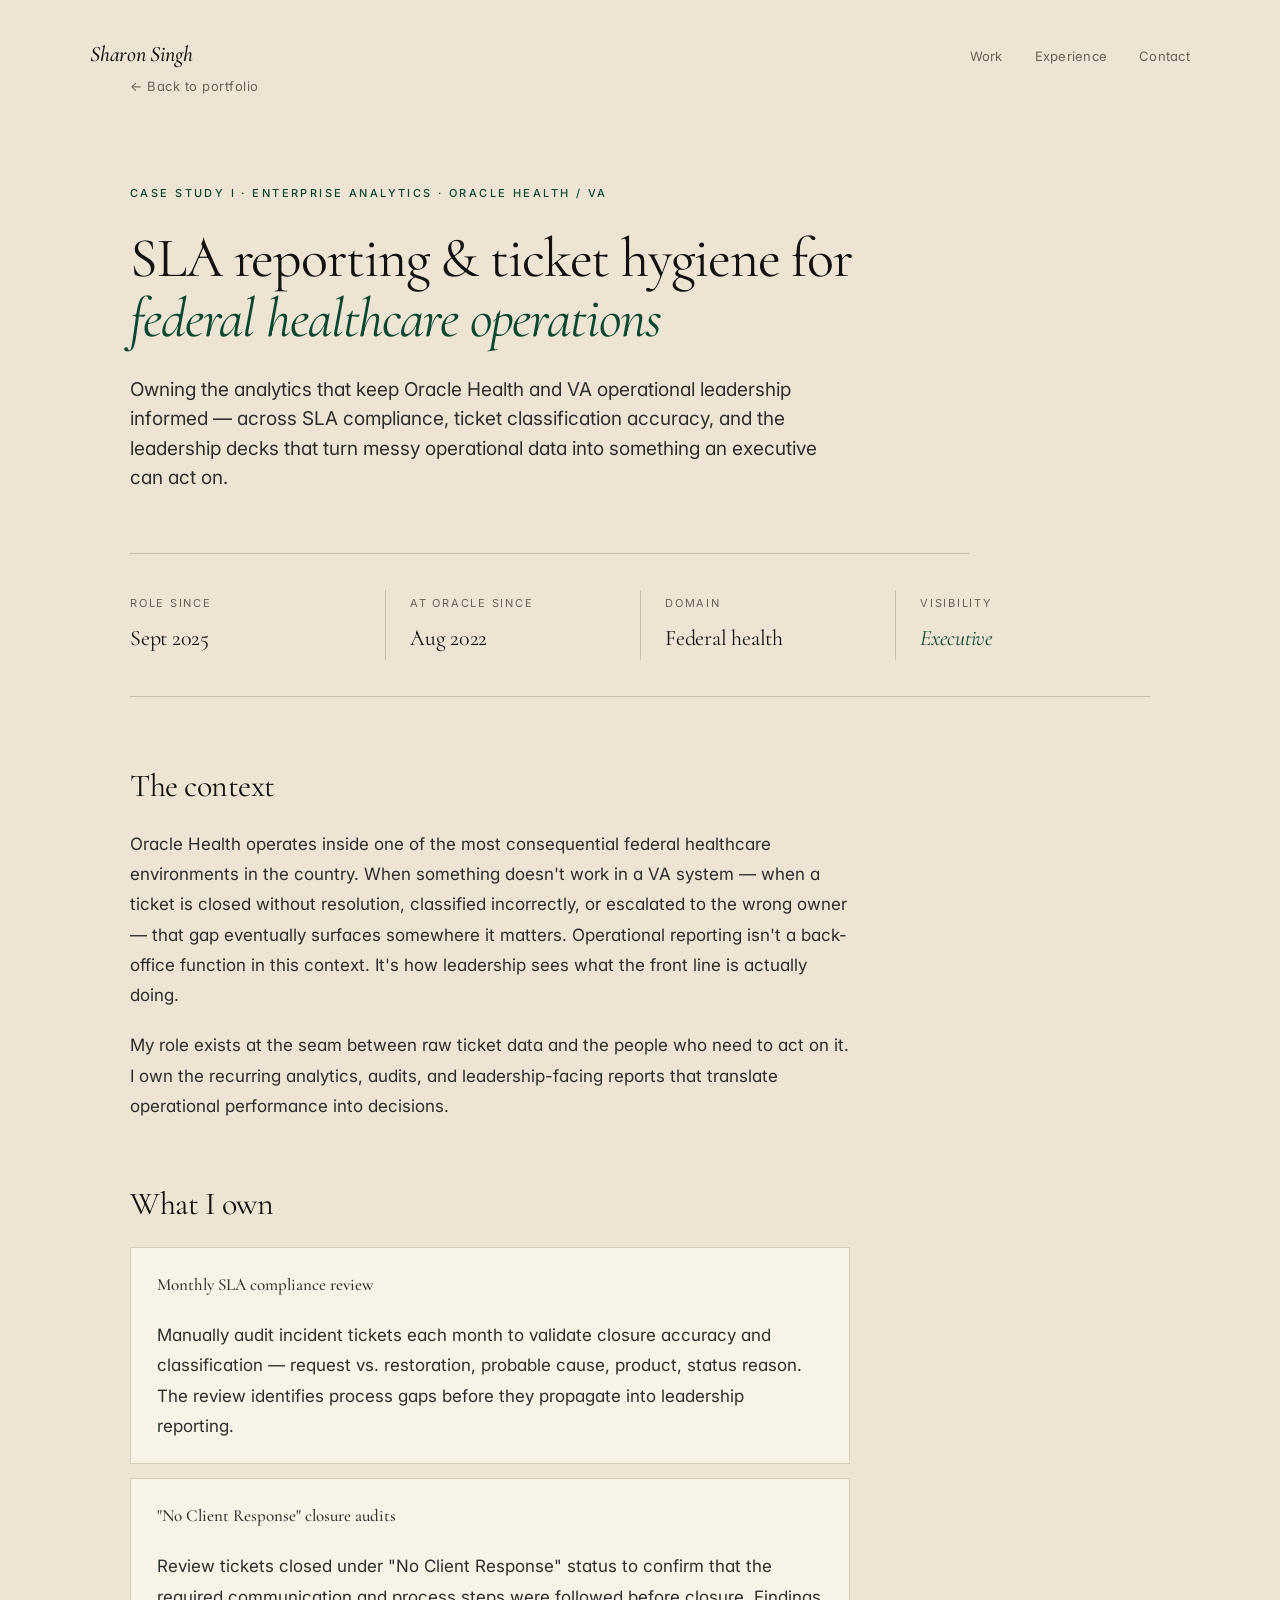
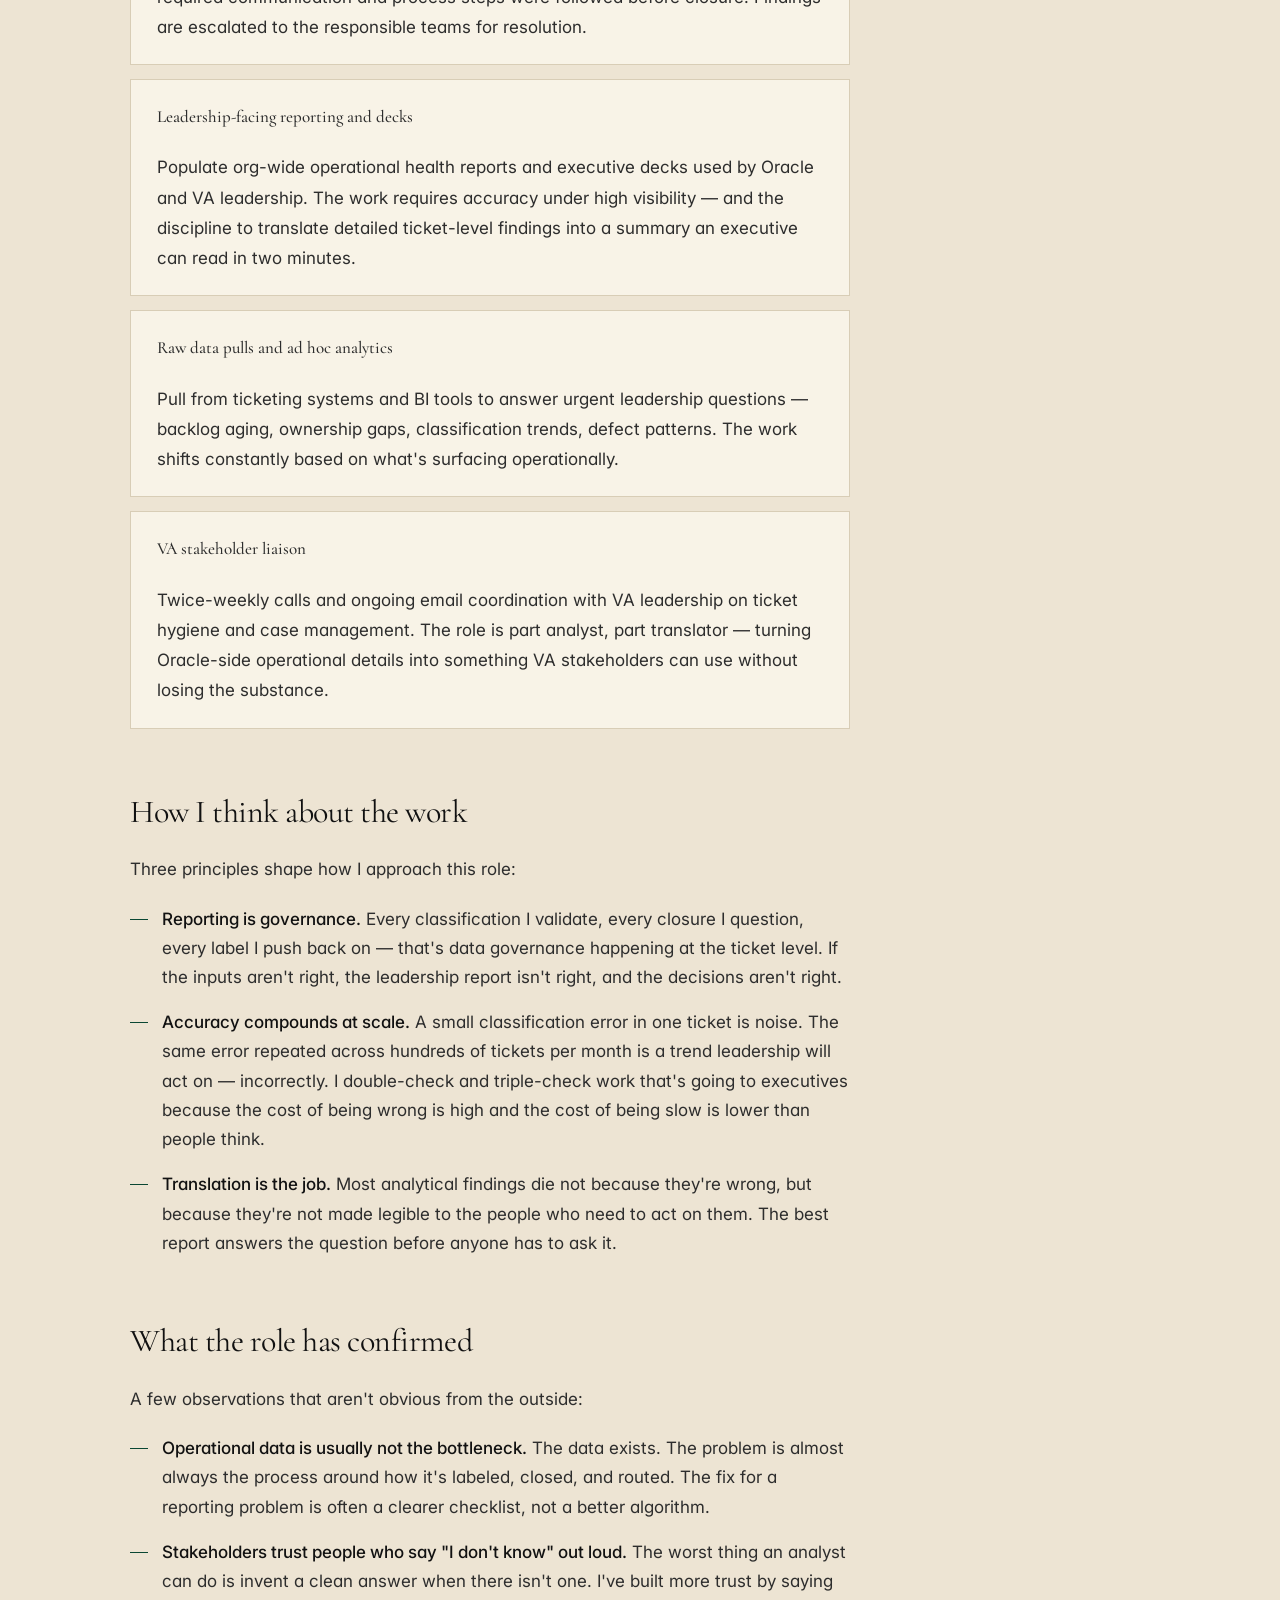
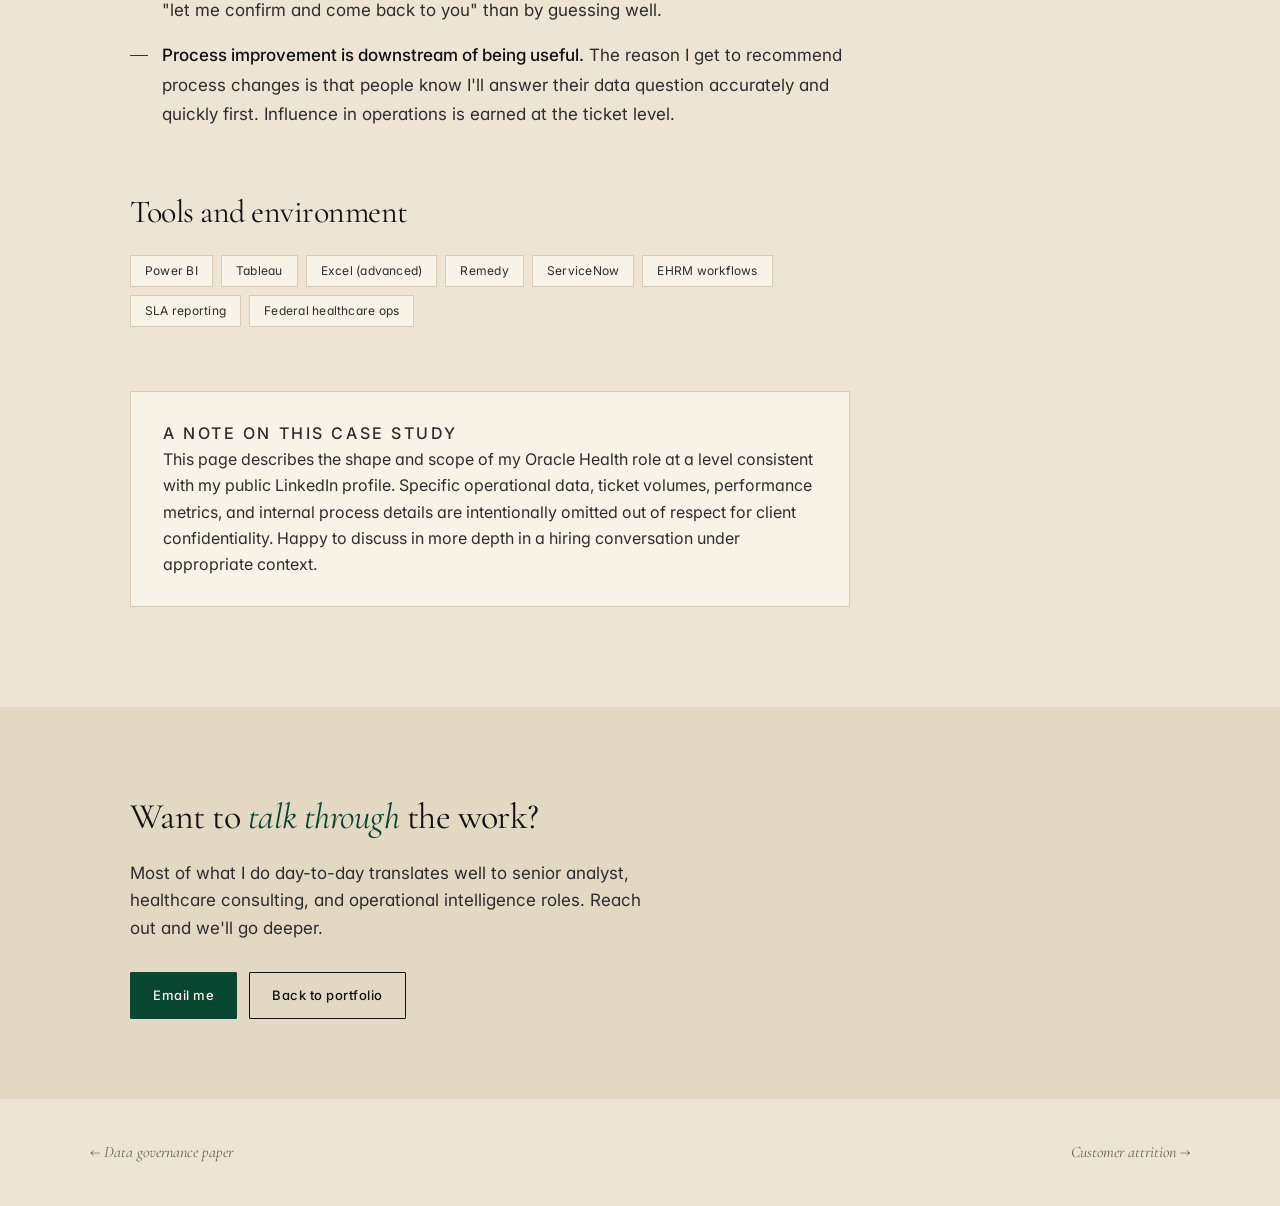
<file: oracle-health.html>
<!DOCTYPE html>
<html lang="en">
<head>
  <meta charset="UTF-8" />
  <meta name="viewport" content="width=device-width, initial-scale=1.0" />
  <title>Oracle Health Operations — Sharon Singh</title>
  <meta name="description" content="SLA reporting and ticket hygiene for federal healthcare operations at Oracle Health." />
  <link rel="preconnect" href="https://fonts.googleapis.com" />
  <link rel="preconnect" href="https://fonts.gstatic.com" crossorigin />
  <link href="https://fonts.googleapis.com/css2?family=Cormorant+Garamond:ital,wght@0,400;0,500;0,600;1,400;1,500&family=Inter:wght@400;500;600&display=swap" rel="stylesheet" />
  <link rel="stylesheet" href="../style.css" />
</head>
<body>

  <header class="shell nav">
    <a href="../index.html" class="nav__brand">Sharon Singh</a>
    <nav class="nav__links">
      <a href="../index.html#work" class="nav__link">Work</a>
      <a href="../index.html#experience" class="nav__link">Experience</a>
      <a href="../index.html#contact" class="nav__link">Contact</a>
    </nav>
  </header>

  <main class="shell">

    <a href="../index.html" class="cs-back">← Back to portfolio</a>

    <section class="cs-hero">
      <p class="cs-hero__eyebrow">Case study i · Enterprise analytics · Oracle Health / VA</p>
      <h1 class="cs-hero__title">SLA reporting &amp; ticket hygiene for <em>federal healthcare operations</em></h1>
      <p class="cs-hero__sub">Owning the analytics that keep Oracle Health and VA operational leadership informed — across SLA compliance, ticket classification accuracy, and the leadership decks that turn messy operational data into something an executive can act on.</p>
    </section>

    <div class="cs-meta">
      <div class="cs-meta__item">
        <p class="cs-meta__label">Role since</p>
        <p class="cs-meta__value">Sept 2025</p>
      </div>
      <div class="cs-meta__item">
        <p class="cs-meta__label">At Oracle since</p>
        <p class="cs-meta__value">Aug 2022</p>
      </div>
      <div class="cs-meta__item">
        <p class="cs-meta__label">Domain</p>
        <p class="cs-meta__value">Federal health</p>
      </div>
      <div class="cs-meta__item">
        <p class="cs-meta__label">Visibility</p>
        <p class="cs-meta__value cs-meta__value--accent">Executive</p>
      </div>
    </div>

    <section class="cs-section">
      <h2 class="cs-section__title">The context</h2>
      <p>Oracle Health operates inside one of the most consequential federal healthcare environments in the country. When something doesn't work in a VA system — when a ticket is closed without resolution, classified incorrectly, or escalated to the wrong owner — that gap eventually surfaces somewhere it matters. Operational reporting isn't a back-office function in this context. It's how leadership sees what the front line is actually doing.</p>
      <p>My role exists at the seam between raw ticket data and the people who need to act on it. I own the recurring analytics, audits, and leadership-facing reports that translate operational performance into decisions.</p>
    </section>

    <section class="cs-section">
      <h2 class="cs-section__title">What I own</h2>

      <div class="cs-cards">
        <div class="cs-card">
          <p class="cs-card__title">Monthly SLA compliance review</p>
          <p class="cs-card__body">Manually audit incident tickets each month to validate closure accuracy and classification — request vs. restoration, probable cause, product, status reason. The review identifies process gaps before they propagate into leadership reporting.</p>
        </div>
        <div class="cs-card">
          <p class="cs-card__title">"No Client Response" closure audits</p>
          <p class="cs-card__body">Review tickets closed under "No Client Response" status to confirm that the required communication and process steps were followed before closure. Findings are escalated to the responsible teams for resolution.</p>
        </div>
        <div class="cs-card">
          <p class="cs-card__title">Leadership-facing reporting and decks</p>
          <p class="cs-card__body">Populate org-wide operational health reports and executive decks used by Oracle and VA leadership. The work requires accuracy under high visibility — and the discipline to translate detailed ticket-level findings into a summary an executive can read in two minutes.</p>
        </div>
        <div class="cs-card">
          <p class="cs-card__title">Raw data pulls and ad hoc analytics</p>
          <p class="cs-card__body">Pull from ticketing systems and BI tools to answer urgent leadership questions — backlog aging, ownership gaps, classification trends, defect patterns. The work shifts constantly based on what's surfacing operationally.</p>
        </div>
        <div class="cs-card">
          <p class="cs-card__title">VA stakeholder liaison</p>
          <p class="cs-card__body">Twice-weekly calls and ongoing email coordination with VA leadership on ticket hygiene and case management. The role is part analyst, part translator — turning Oracle-side operational details into something VA stakeholders can use without losing the substance.</p>
        </div>
      </div>
    </section>

    <section class="cs-section">
      <h2 class="cs-section__title">How I think about the work</h2>
      <p>Three principles shape how I approach this role:</p>
      <ul>
        <li><strong>Reporting is governance.</strong> Every classification I validate, every closure I question, every label I push back on — that's data governance happening at the ticket level. If the inputs aren't right, the leadership report isn't right, and the decisions aren't right.</li>
        <li><strong>Accuracy compounds at scale.</strong> A small classification error in one ticket is noise. The same error repeated across hundreds of tickets per month is a trend leadership will act on — incorrectly. I double-check and triple-check work that's going to executives because the cost of being wrong is high and the cost of being slow is lower than people think.</li>
        <li><strong>Translation is the job.</strong> Most analytical findings die not because they're wrong, but because they're not made legible to the people who need to act on them. The best report answers the question before anyone has to ask it.</li>
      </ul>
    </section>

    <section class="cs-section">
      <h2 class="cs-section__title">What the role has confirmed</h2>
      <p>A few observations that aren't obvious from the outside:</p>
      <ul>
        <li><strong>Operational data is usually not the bottleneck.</strong> The data exists. The problem is almost always the process around how it's labeled, closed, and routed. The fix for a reporting problem is often a clearer checklist, not a better algorithm.</li>
        <li><strong>Stakeholders trust people who say "I don't know" out loud.</strong> The worst thing an analyst can do is invent a clean answer when there isn't one. I've built more trust by saying "let me confirm and come back to you" than by guessing well.</li>
        <li><strong>Process improvement is downstream of being useful.</strong> The reason I get to recommend process changes is that people know I'll answer their data question accurately and quickly first. Influence in operations is earned at the ticket level.</li>
      </ul>
    </section>

    <section class="cs-section">
      <h2 class="cs-section__title">Tools and environment</h2>
      <div class="cs-tags">
        <span>Power BI</span>
        <span>Tableau</span>
        <span>Excel (advanced)</span>
        <span>Remedy</span>
        <span>ServiceNow</span>
        <span>EHRM workflows</span>
        <span>SLA reporting</span>
        <span>Federal healthcare ops</span>
      </div>
    </section>

    <section class="cs-section">
      <div class="cs-callout">
        <p class="cs-callout__label">A note on this case study</p>
        <p>This page describes the shape and scope of my Oracle Health role at a level consistent with my public LinkedIn profile. Specific operational data, ticket volumes, performance metrics, and internal process details are intentionally omitted out of respect for client confidentiality. Happy to discuss in more depth in a hiring conversation under appropriate context.</p>
      </div>
    </section>

  </main>

  <section class="cs-footer">
    <div class="shell">
      <h2 class="cs-footer__title">Want to <em>talk through</em> the work?</h2>
      <p class="cs-footer__sub">Most of what I do day-to-day translates well to senior analyst, healthcare consulting, and operational intelligence roles. Reach out and we'll go deeper.</p>
      <div class="cs-footer__actions">
        <a href="mailto:hello@example.com" class="btn btn--primary">Email me</a>
        <a href="../index.html" class="btn">Back to portfolio</a>
      </div>
    </div>
  </section>

  <div class="shell cs-nav">
    <a href="data-governance.html">← Data governance paper</a>
    <a href="customer-attrition.html">Customer attrition →</a>
  </div>

</body>
</html>
</file>
<file: style.css>
/* ============================================
   SHARON SINGH — PORTFOLIO STYLES (v2)
   Editorial gravity · emerald + beige · academic
============================================ */

:root {
  --color-ink: #111111;
  --color-ink-body: #2d2d2d;
  --color-ink-muted: #6b6358;
  --color-ink-faint: #8a8275;
  --color-paper: #ede4d3;
  --color-paper-deep: #e3d8c2;
  --color-paper-pale: #f8f3e7;
  --color-rule: #c9bea7;
  --color-rule-soft: #d8cdb6;
  --color-accent: #0a4733;
  --color-accent-light: #1a6147;
  --color-accent-pale: #c9d8d0;
  --font-serif: 'Cormorant Garamond', 'EB Garamond', 'Times New Roman', serif;
  --font-sans: 'Inter', -apple-system, BlinkMacSystemFont, 'Helvetica Neue', sans-serif;
  --max-width: 1100px;
  --content-width: 720px;
}

* {
  box-sizing: border-box;
  margin: 0;
  padding: 0;
}

html {
  scroll-behavior: smooth;
}

body {
  font-family: var(--font-sans);
  font-size: 16px;
  line-height: 1.65;
  color: var(--color-ink-body);
  background: var(--color-paper);
  -webkit-font-smoothing: antialiased;
  -moz-osx-font-smoothing: grayscale;
  font-feature-settings: "ss01", "cv11";
}

/* ============================================
   LAYOUT PRIMITIVES
============================================ */

.shell {
  max-width: var(--max-width);
  margin: 0 auto;
  padding: 0 40px;
}

.content {
  max-width: var(--content-width);
}

/* ============================================
   NAV
============================================ */

.nav {
  padding: 36px 0 0;
  display: flex;
  justify-content: space-between;
  align-items: baseline;
  font-size: 13px;
}

.nav__brand {
  font-family: var(--font-serif);
  font-weight: 500;
  font-size: 22px;
  letter-spacing: -0.01em;
  text-decoration: none;
  color: var(--color-ink);
  font-style: italic;
}

.nav__links {
  display: flex;
  gap: 32px;
}

.nav__link {
  color: var(--color-ink-muted);
  text-decoration: none;
  transition: color 0.2s ease;
  letter-spacing: 0.02em;
}

.nav__link:hover {
  color: var(--color-accent);
}

/* ============================================
   HERO
============================================ */

.hero {
  padding: 140px 0 100px;
  border-bottom: 1px solid var(--color-rule);
  position: relative;
}

.hero__eyebrow {
  font-size: 11px;
  letter-spacing: 0.22em;
  text-transform: uppercase;
  color: var(--color-accent);
  font-weight: 500;
  margin-bottom: 32px;
}

.hero__headline {
  font-family: var(--font-serif);
  font-size: clamp(44px, 6.5vw, 72px);
  line-height: 1.02;
  letter-spacing: -0.02em;
  font-weight: 400;
  max-width: 940px;
  margin-bottom: 36px;
  color: var(--color-ink);
}

.hero__headline em {
  font-style: italic;
  color: var(--color-accent);
}

.hero__sub {
  font-size: 18px;
  line-height: 1.6;
  color: var(--color-ink-body);
  max-width: 600px;
  margin-bottom: 44px;
}

.hero__actions {
  display: flex;
  gap: 12px;
  flex-wrap: wrap;
}

.btn {
  display: inline-flex;
  align-items: center;
  gap: 8px;
  padding: 12px 22px;
  font-size: 13px;
  font-weight: 500;
  text-decoration: none;
  border-radius: 1px;
  transition: all 0.18s ease;
  border: 1px solid var(--color-ink);
  color: var(--color-ink);
  background: transparent;
  letter-spacing: 0.04em;
}

.btn:hover {
  background: var(--color-ink);
  color: var(--color-paper);
}

.btn--primary {
  background: var(--color-accent);
  color: var(--color-paper-pale);
  border-color: var(--color-accent);
}

.btn--primary:hover {
  background: var(--color-ink);
  border-color: var(--color-ink);
  color: var(--color-paper-pale);
}

/* ============================================
   SECTIONS
============================================ */

.section {
  padding: 110px 0;
  border-bottom: 1px solid var(--color-rule);
}

.section__label {
  font-size: 11px;
  letter-spacing: 0.22em;
  text-transform: uppercase;
  color: var(--color-accent);
  font-weight: 500;
  margin-bottom: 20px;
}

.section__title {
  font-family: var(--font-serif);
  font-size: 42px;
  line-height: 1.12;
  letter-spacing: -0.02em;
  font-weight: 400;
  margin-bottom: 48px;
  color: var(--color-ink);
}

.section__title em {
  font-style: italic;
  color: var(--color-accent);
}

/* ============================================
   ABOUT
============================================ */

.about__layout {
  display: grid;
  grid-template-columns: 240px 1fr;
  gap: 90px;
}

.about__photo {
  width: 200px;
  height: 250px;
  background: var(--color-paper-deep);
  border: 1px solid var(--color-rule);
  display: flex;
  align-items: center;
  justify-content: center;
  font-family: var(--font-serif);
  font-style: italic;
  font-size: 62px;
  color: var(--color-accent);
  position: relative;
  overflow: hidden;
}

.about__photo img {
  width: 100%;
  height: 100%;
  object-fit: cover;
  display: block;
}

.about__photo-caption {
  font-size: 11px;
  letter-spacing: 0.15em;
  text-transform: uppercase;
  color: var(--color-ink-faint);
  margin-top: 18px;
  font-family: var(--font-sans);
}

.about__body p {
  font-size: 18px;
  line-height: 1.75;
  margin-bottom: 22px;
  color: var(--color-ink-body);
}

.about__body p:first-child::first-letter {
  font-family: var(--font-serif);
  font-style: italic;
  font-size: 52px;
  float: left;
  line-height: 1;
  padding-right: 8px;
  padding-top: 6px;
  color: var(--color-accent);
}

.about__body p:last-child {
  margin-bottom: 0;
}

/* ============================================
   PROJECTS
============================================ */

.projects {
  display: flex;
  flex-direction: column;
}

.project {
  padding: 56px 0;
  border-top: 1px solid var(--color-rule);
  display: grid;
  grid-template-columns: 80px 1fr auto;
  gap: 40px;
  align-items: start;
  text-decoration: none;
  color: inherit;
  transition: padding 0.25s ease;
}

.project:hover {
  padding-left: 16px;
}

.project:hover .project__title {
  color: var(--color-accent);
}

.project:last-child {
  border-bottom: 1px solid var(--color-rule);
}

.project__num {
  font-family: var(--font-serif);
  font-style: italic;
  font-size: 24px;
  color: var(--color-accent);
  letter-spacing: 0.02em;
  padding-top: 4px;
  font-weight: 400;
}

.project__body {
  max-width: 580px;
}

.project__kicker {
  font-size: 11px;
  letter-spacing: 0.18em;
  text-transform: uppercase;
  color: var(--color-ink-muted);
  margin-bottom: 12px;
}

.project__title {
  font-family: var(--font-serif);
  font-size: 30px;
  line-height: 1.18;
  letter-spacing: -0.015em;
  font-weight: 400;
  margin-bottom: 14px;
  color: var(--color-ink);
  transition: color 0.2s ease;
}

.project__desc {
  font-size: 16px;
  line-height: 1.55;
  color: var(--color-ink-body);
  margin-bottom: 18px;
}

.project__meta {
  display: flex;
  gap: 16px;
  font-size: 12px;
  color: var(--color-ink-muted);
  letter-spacing: 0.04em;
}

.project__meta span:not(:last-child)::after {
  content: '·';
  margin-left: 16px;
}

.project__arrow {
  font-family: var(--font-serif);
  font-style: italic;
  font-size: 28px;
  color: var(--color-ink-faint);
  padding-top: 0;
  transition: transform 0.25s ease, color 0.25s ease;
}

.project:hover .project__arrow {
  transform: translateX(8px);
  color: var(--color-accent);
}

/* ============================================
   EXPERIENCE
============================================ */

.experience__item {
  display: grid;
  grid-template-columns: 240px 1fr;
  gap: 90px;
  padding: 40px 0;
  border-top: 1px solid var(--color-rule);
}

.experience__item:last-child {
  border-bottom: 1px solid var(--color-rule);
}

.experience__dates {
  font-size: 13px;
  color: var(--color-ink-muted);
  letter-spacing: 0.05em;
  padding-top: 8px;
  font-family: var(--font-sans);
}

.experience__role {
  font-family: var(--font-serif);
  font-size: 26px;
  line-height: 1.22;
  font-weight: 400;
  letter-spacing: -0.015em;
  margin-bottom: 4px;
  color: var(--color-ink);
}

.experience__org {
  font-size: 13px;
  color: var(--color-ink-muted);
  margin-bottom: 16px;
  font-style: italic;
  font-family: var(--font-serif);
}

.experience__desc {
  font-size: 16px;
  line-height: 1.65;
  color: var(--color-ink-body);
  max-width: 580px;
}

/* ============================================
   SKILLS
============================================ */

.skills {
  display: grid;
  grid-template-columns: repeat(2, 1fr);
  gap: 44px 90px;
}

.skills__group h3 {
  font-size: 11px;
  letter-spacing: 0.2em;
  text-transform: uppercase;
  color: var(--color-accent);
  font-weight: 500;
  margin-bottom: 14px;
  font-family: var(--font-sans);
}

.skills__group p {
  font-size: 16px;
  line-height: 1.7;
  color: var(--color-ink-body);
}

/* ============================================
   CONTACT
============================================ */

.contact {
  padding: 140px 0;
  background: var(--color-paper-deep);
  text-align: left;
  border-bottom: 1px solid var(--color-rule);
}

.contact__title {
  font-family: var(--font-serif);
  font-size: 56px;
  letter-spacing: -0.025em;
  line-height: 1.05;
  margin-bottom: 28px;
  font-weight: 400;
  color: var(--color-ink);
}

.contact__title em {
  font-style: italic;
  color: var(--color-accent);
}

.contact__sub {
  font-size: 18px;
  color: var(--color-ink-body);
  margin-bottom: 40px;
  max-width: 540px;
  line-height: 1.6;
}

/* ============================================
   FOOTER
============================================ */

.footer {
  padding: 40px 0 60px;
  font-size: 12px;
  color: var(--color-ink-faint);
  display: flex;
  justify-content: space-between;
  flex-wrap: wrap;
  gap: 12px;
  letter-spacing: 0.04em;
}

/* ============================================
   CASE STUDY SPECIFIC
============================================ */

.cs-back {
  font-size: 13px;
  color: var(--color-ink-muted);
  text-decoration: none;
  margin-bottom: 36px;
  display: inline-block;
  letter-spacing: 0.04em;
  font-family: var(--font-sans);
}

.cs-back:hover {
  color: var(--color-accent);
}

.cs-hero {
  padding: 50px 0 60px;
  border-bottom: 1px solid var(--color-rule);
  max-width: 840px;
}

.cs-hero__eyebrow {
  font-size: 11px;
  letter-spacing: 0.22em;
  text-transform: uppercase;
  color: var(--color-accent);
  font-weight: 500;
  margin-bottom: 26px;
}

.cs-hero__title {
  font-family: var(--font-serif);
  font-size: clamp(36px, 5vw, 56px);
  line-height: 1.08;
  letter-spacing: -0.02em;
  font-weight: 400;
  margin-bottom: 26px;
  color: var(--color-ink);
}

.cs-hero__title em {
  font-style: italic;
  color: var(--color-accent);
}

.cs-hero__sub {
  font-size: 19px;
  line-height: 1.55;
  color: var(--color-ink-body);
  max-width: 700px;
}

.cs-meta {
  display: grid;
  grid-template-columns: repeat(4, 1fr);
  gap: 0;
  padding: 36px 0;
  border-bottom: 1px solid var(--color-rule);
  margin-bottom: 70px;
}

.cs-meta__item {
  border-left: 1px solid var(--color-rule);
  padding: 4px 24px;
}

.cs-meta__item:first-child {
  border-left: none;
  padding-left: 0;
}

.cs-meta__label {
  font-size: 11px;
  letter-spacing: 0.16em;
  text-transform: uppercase;
  color: var(--color-ink-muted);
  margin-bottom: 8px;
  font-family: var(--font-sans);
}

.cs-meta__value {
  font-family: var(--font-serif);
  font-size: 22px;
  font-weight: 400;
  color: var(--color-ink);
  letter-spacing: -0.01em;
}

.cs-meta__value--accent {
  color: var(--color-accent);
  font-style: italic;
}

.cs-section {
  margin-bottom: 64px;
  max-width: var(--content-width);
}

.cs-section__title {
  font-family: var(--font-serif);
  font-size: 32px;
  line-height: 1.18;
  letter-spacing: -0.015em;
  font-weight: 400;
  margin-bottom: 24px;
  color: var(--color-ink);
}

.cs-section__title em {
  font-style: italic;
  color: var(--color-accent);
}

.cs-section h3 {
  font-family: var(--font-serif);
  font-size: 22px;
  font-weight: 500;
  font-style: italic;
  color: var(--color-accent);
  margin: 32px 0 14px;
  letter-spacing: -0.01em;
}

.cs-section p {
  font-size: 17px;
  line-height: 1.78;
  margin-bottom: 20px;
  color: var(--color-ink-body);
}

.cs-section p:last-child {
  margin-bottom: 0;
}

.cs-section ul {
  list-style: none;
  margin: 14px 0 26px;
}

.cs-section ul li {
  font-size: 17px;
  line-height: 1.72;
  padding-left: 32px;
  margin-bottom: 16px;
  position: relative;
  color: var(--color-ink-body);
}

.cs-section ul li::before {
  content: '';
  position: absolute;
  left: 0;
  top: 14px;
  width: 18px;
  height: 1px;
  background: var(--color-accent);
}

.cs-section strong {
  font-weight: 500;
  color: var(--color-ink);
}

.cs-pull {
  border-left: 2px solid var(--color-accent);
  padding: 6px 0 6px 28px;
  margin: 36px 0;
  font-family: var(--font-serif);
  font-size: 26px;
  line-height: 1.35;
  font-style: italic;
  color: var(--color-ink);
  font-weight: 400;
  letter-spacing: -0.01em;
}

.cs-callout {
  background: var(--color-paper-pale);
  padding: 28px 32px;
  border: 1px solid var(--color-rule-soft);
  margin: 28px 0;
}

.cs-callout__label {
  font-size: 11px;
  letter-spacing: 0.16em;
  text-transform: uppercase;
  color: var(--color-accent);
  margin-bottom: 10px;
  font-family: var(--font-sans);
  font-weight: 500;
}

.cs-callout p {
  font-size: 16px;
  margin-bottom: 0;
  line-height: 1.65;
}

.cs-table {
  width: 100%;
  border-collapse: collapse;
  margin: 20px 0 10px;
}

.cs-table th,
.cs-table td {
  text-align: left;
  padding: 16px 18px;
  border-bottom: 1px solid var(--color-rule-soft);
  font-size: 15px;
  font-variant-numeric: tabular-nums;
}

.cs-table th {
  font-size: 11px;
  letter-spacing: 0.16em;
  text-transform: uppercase;
  color: var(--color-ink-muted);
  font-weight: 500;
  font-family: var(--font-sans);
}

.cs-table tr.winner {
  background: var(--color-paper-pale);
}

.cs-table tr.winner td {
  color: var(--color-accent);
  font-weight: 500;
}

.cs-table .badge {
  font-size: 9px;
  background: var(--color-accent);
  color: var(--color-paper-pale);
  padding: 3px 9px;
  border-radius: 0;
  margin-left: 10px;
  letter-spacing: 0.1em;
  text-transform: uppercase;
  font-weight: 500;
  font-family: var(--font-sans);
}

.cs-bar {
  margin: 14px 0;
}

.cs-bar__header {
  display: flex;
  justify-content: space-between;
  align-items: baseline;
  margin-bottom: 8px;
  font-size: 14px;
}

.cs-bar__label {
  color: var(--color-ink-body);
}

.cs-bar__value {
  color: var(--color-ink-muted);
  font-variant-numeric: tabular-nums;
  font-family: var(--font-serif);
  font-style: italic;
  font-size: 16px;
}

.cs-bar__track {
  height: 4px;
  background: var(--color-rule-soft);
  overflow: hidden;
}

.cs-bar__fill {
  height: 100%;
  background: var(--color-ink-muted);
}

.cs-bar--accent .cs-bar__label {
  color: var(--color-accent);
  font-weight: 500;
}

.cs-bar--accent .cs-bar__value {
  color: var(--color-accent);
}

.cs-bar--accent .cs-bar__fill {
  background: var(--color-accent);
}

.cs-tags {
  display: flex;
  flex-wrap: wrap;
  gap: 8px;
  margin-top: 18px;
}

.cs-tags span {
  font-size: 12px;
  padding: 5px 14px;
  background: var(--color-paper-pale);
  border: 1px solid var(--color-rule-soft);
  color: var(--color-ink-body);
  letter-spacing: 0.02em;
}

.cs-cards {
  display: flex;
  flex-direction: column;
  gap: 14px;
  margin: 24px 0;
}

.cs-card {
  background: var(--color-paper-pale);
  border: 1px solid var(--color-rule-soft);
  padding: 22px 26px;
}

.cs-card__label {
  font-size: 11px;
  letter-spacing: 0.16em;
  text-transform: uppercase;
  color: var(--color-accent);
  font-weight: 500;
  margin-bottom: 8px;
  font-family: var(--font-sans);
}

.cs-card__title {
  font-family: var(--font-serif);
  font-size: 19px;
  font-weight: 500;
  margin-bottom: 8px;
  color: var(--color-ink);
}

.cs-card__body {
  font-size: 15px;
  line-height: 1.65;
  color: var(--color-ink-body);
}

.cs-footer {
  background: var(--color-paper-deep);
  padding: 80px 0;
  margin-top: 100px;
}

.cs-footer__title {
  font-family: var(--font-serif);
  font-size: 36px;
  font-weight: 400;
  margin-bottom: 14px;
  color: var(--color-ink);
  letter-spacing: -0.015em;
}

.cs-footer__title em {
  font-style: italic;
  color: var(--color-accent);
}

.cs-footer__sub {
  font-size: 17px;
  color: var(--color-ink-body);
  margin-bottom: 30px;
  max-width: 520px;
  line-height: 1.6;
}

.cs-footer__actions {
  display: flex;
  gap: 12px;
  flex-wrap: wrap;
}

.cs-nav {
  display: flex;
  justify-content: space-between;
  padding: 40px 0;
  font-size: 13px;
  color: var(--color-ink-muted);
  font-family: var(--font-sans);
}

.cs-nav a {
  color: var(--color-ink-muted);
  text-decoration: none;
  font-style: italic;
  font-family: var(--font-serif);
  font-size: 16px;
}

.cs-nav a:hover {
  color: var(--color-accent);
}

/* ============================================
   RESPONSIVE
============================================ */

@media (max-width: 768px) {
  .shell {
    padding: 0 24px;
  }
  .hero {
    padding: 90px 0 70px;
  }
  .about__layout,
  .experience__item {
    grid-template-columns: 1fr;
    gap: 32px;
  }
  .about__photo {
    width: 160px;
    height: 200px;
  }
  .about__body p:first-child::first-letter {
    font-size: 44px;
  }
  .project {
    grid-template-columns: 50px 1fr;
    gap: 20px;
  }
  .project__arrow {
    display: none;
  }
  .skills {
    grid-template-columns: 1fr;
    gap: 32px;
  }
  .cs-meta {
    grid-template-columns: repeat(2, 1fr);
    gap: 24px 0;
  }
  .cs-meta__item:nth-child(3) {
    border-left: none;
    padding-left: 0;
  }
  .nav__links {
    gap: 18px;
    font-size: 13px;
  }
  .contact__title,
  .cs-footer__title {
    font-size: 36px;
  }
}
</file>
